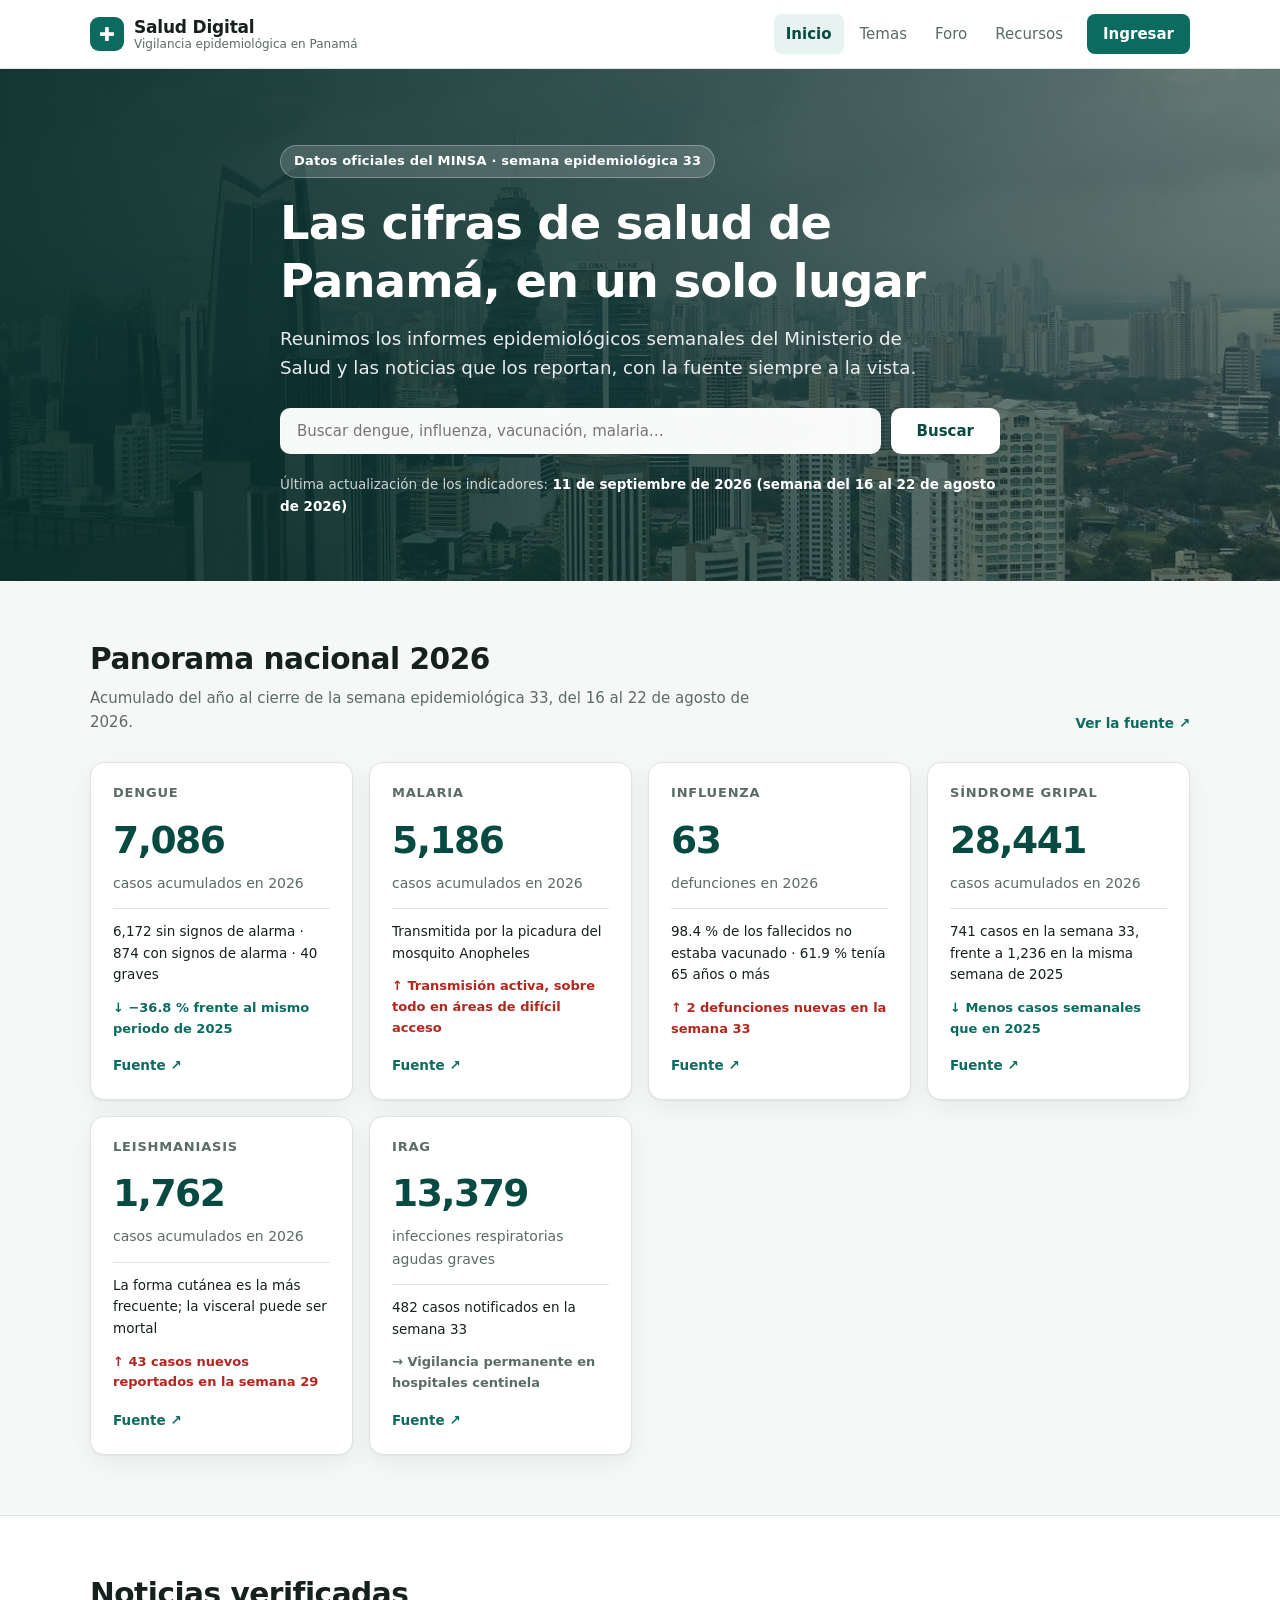
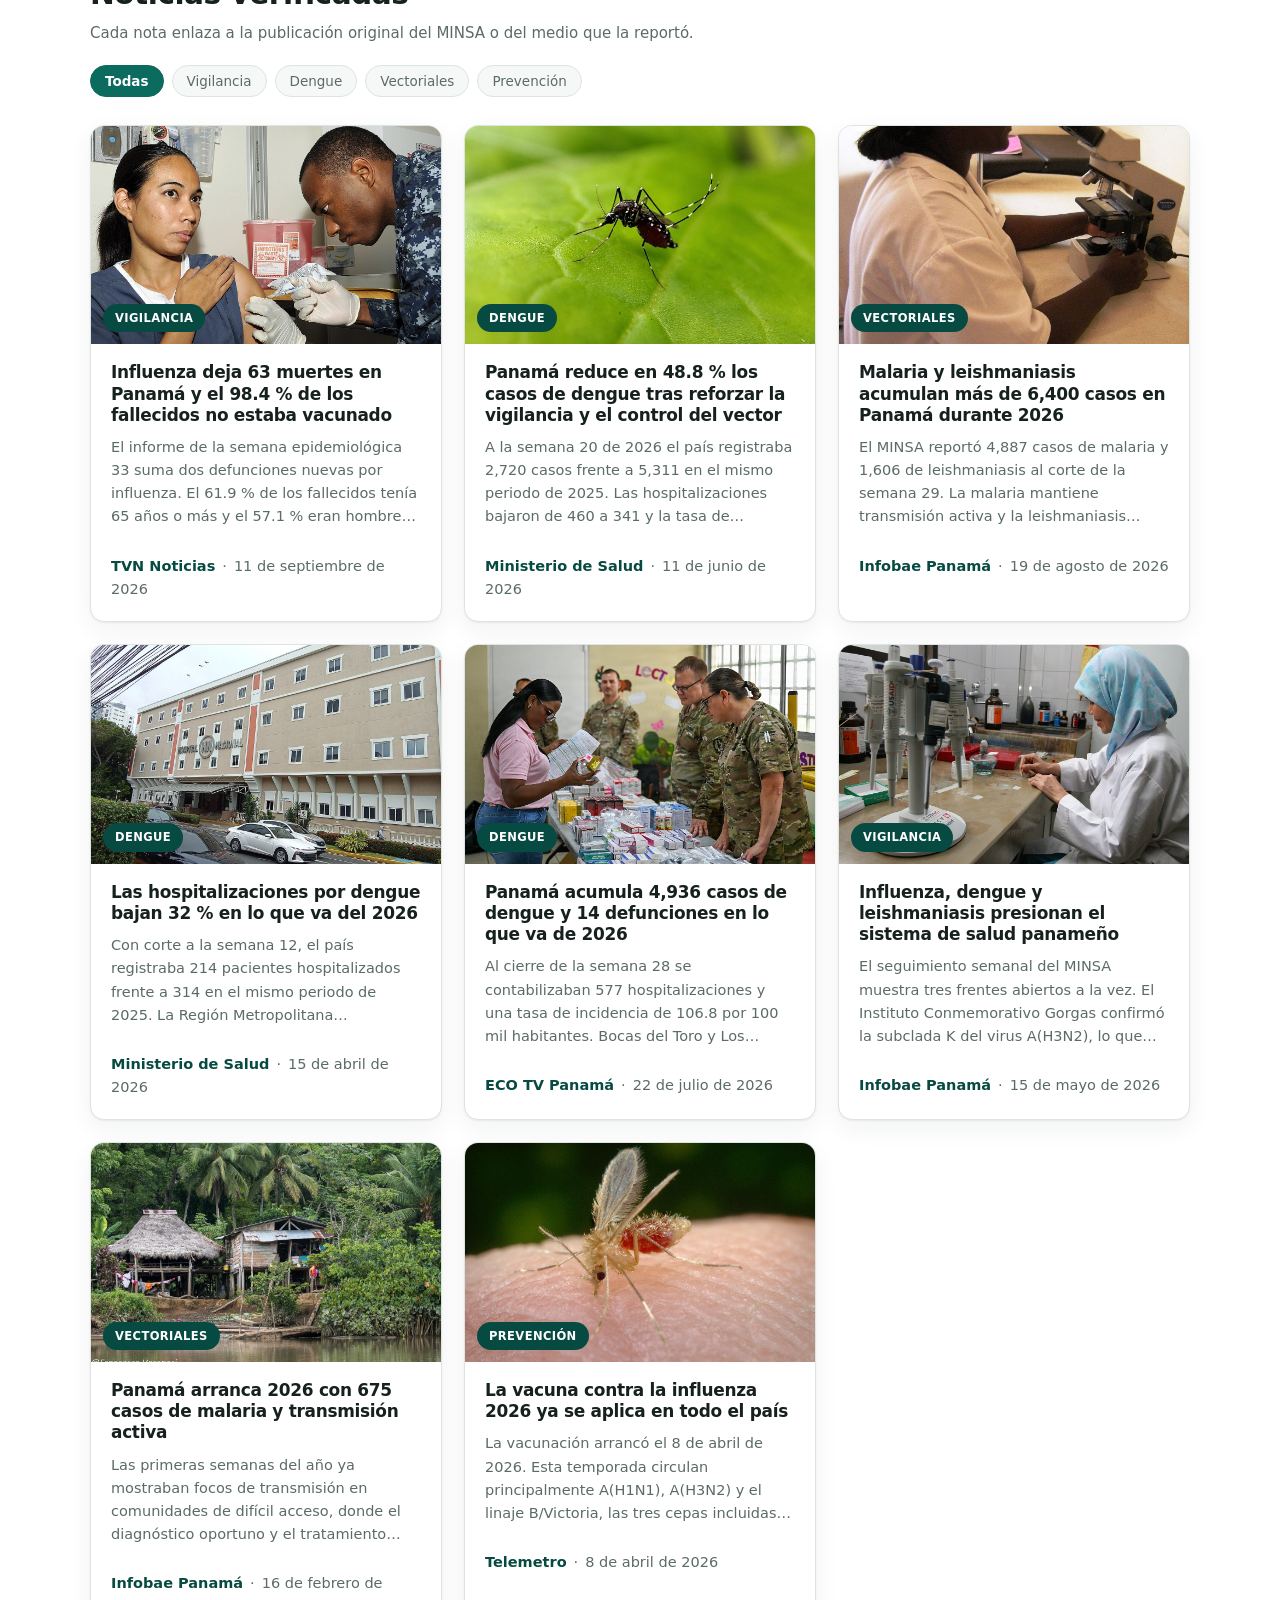
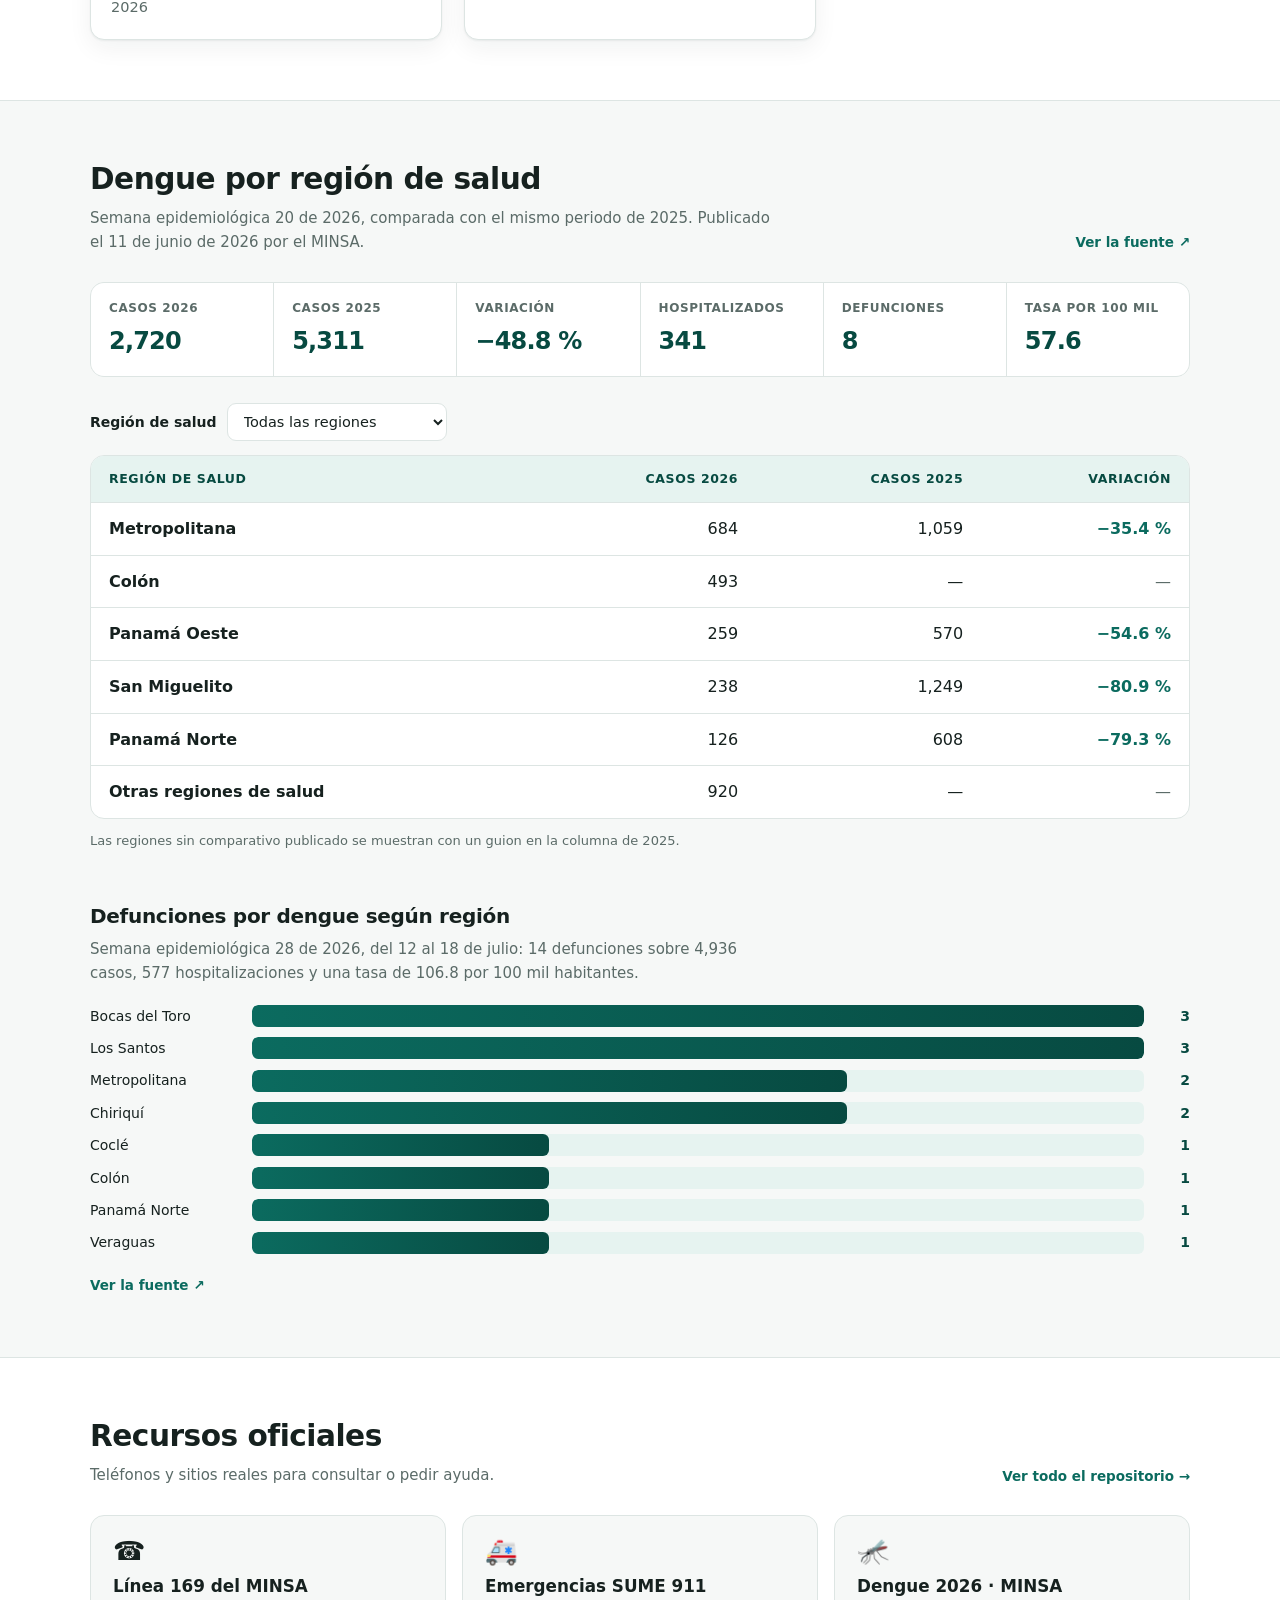
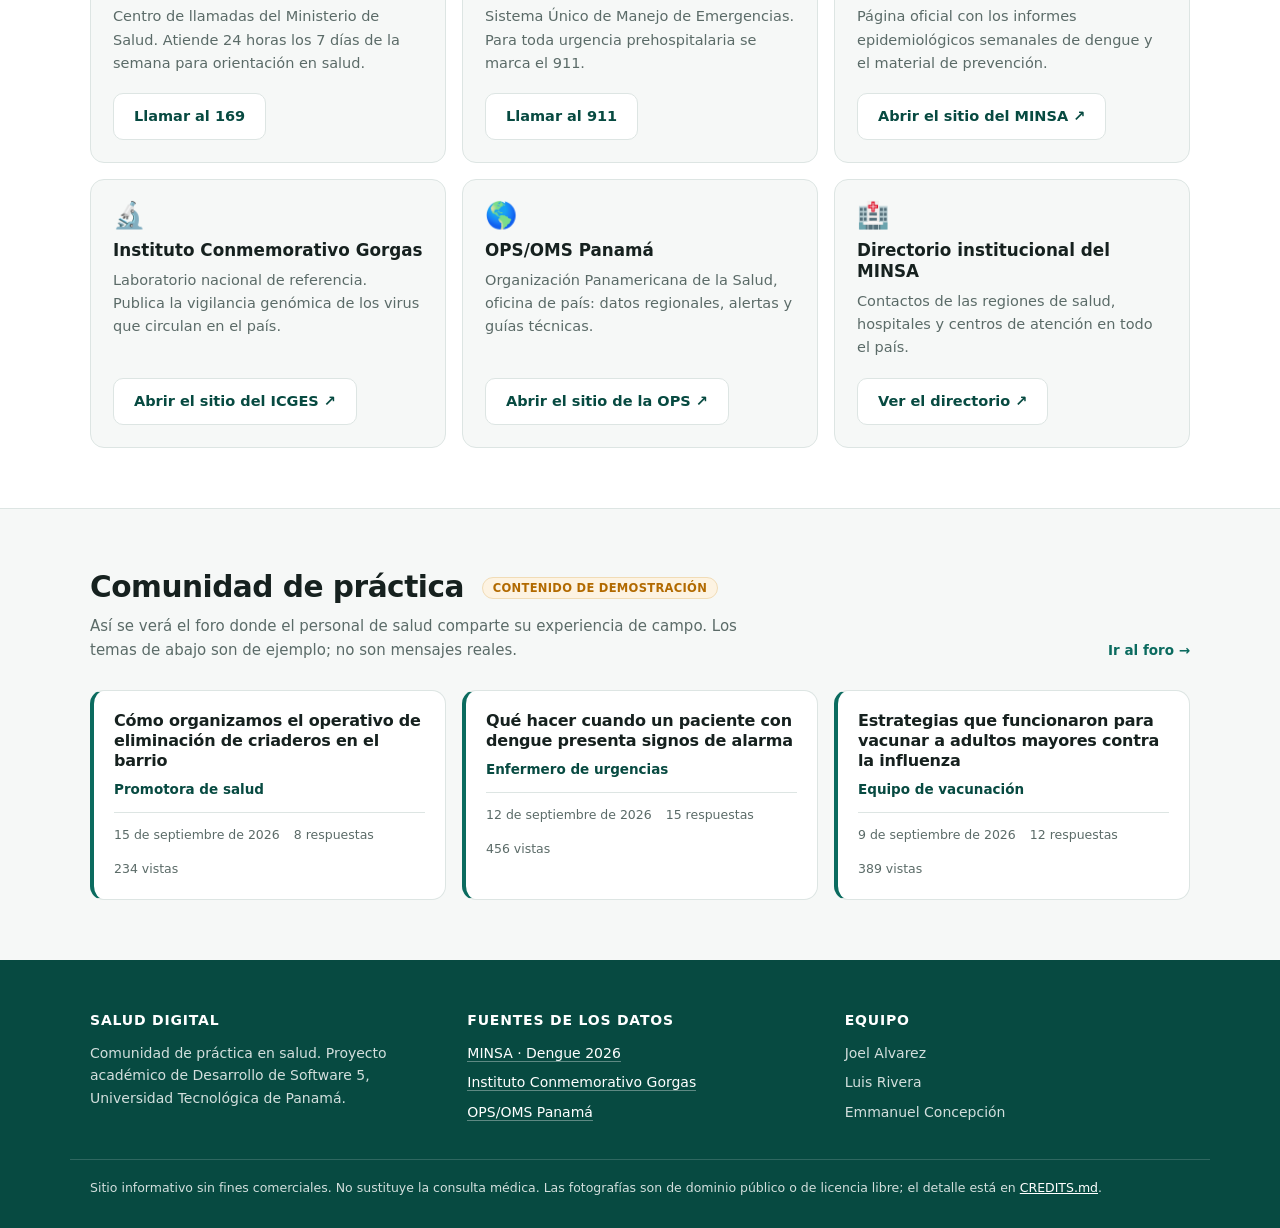
<file: index.html>
<!DOCTYPE html>
<html lang="es">
<head>
    <meta charset="UTF-8">
    <meta name="viewport" content="width=device-width, initial-scale=1.0">
    <title>Salud Digital · Vigilancia epidemiológica en Panamá</title>
    <meta name="description" content="Comunidad de práctica en salud: noticias verificadas y cifras epidemiológicas oficiales del MINSA sobre dengue, influenza, malaria y leishmaniasis en Panamá.">
    <meta name="theme-color" content="#0b6b5f">
    <link rel="icon" href="data:image/svg+xml,<svg xmlns='http://www.w3.org/2000/svg' viewBox='0 0 100 100'><rect width='100' height='100' rx='22' fill='%230b6b5f'/><path d='M42 20h16v22h22v16H58v22H42V58H20V42h22z' fill='%23fff'/></svg>">
    <link rel="stylesheet" href="css/styles.css">
    <link rel="stylesheet" href="css/inicio.css">
</head>
<body>
    <a href="#contenido" class="skip-link">Saltar al contenido</a>

    <!-- ===== ENCABEZADO ===== -->
    <header class="navbar" id="navbar">
        <div class="container navbar-inner">
            <a class="brand" href="index.html">
                <span class="brand-mark" aria-hidden="true">✚</span>
                <span class="brand-text">
                    <strong>Salud Digital</strong>
                    <small>Vigilancia epidemiológica en Panamá</small>
                </span>
            </a>

            <button class="nav-toggle" id="navToggle" aria-expanded="false" aria-controls="menu" aria-label="Abrir el menú">
                <span></span><span></span><span></span>
            </button>

            <nav class="menu" id="menu" aria-label="Navegación principal">
                <a href="index.html">Inicio</a>
                <a href="temas.html">Temas</a>
                <a href="foro.html">Foro</a>
                <a href="recursos.html">Recursos</a>
                <a href="login.html" class="menu-cuenta" data-cuenta>Ingresar</a>
            </nav>
        </div>
    </header>

    <main id="contenido">
        <!-- ===== PORTADA ===== -->
        <section class="hero" id="inicio">
            <div class="hero-media" aria-hidden="true"></div>
            <div class="container hero-content">
                <p class="hero-eyebrow" id="heroCorte">Datos oficiales del MINSA</p>
                <h1>Las cifras de salud de Panamá, en un solo lugar</h1>
                <p class="hero-lead">
                    Reunimos los informes epidemiológicos semanales del Ministerio de Salud y las
                    noticias que los reportan, con la fuente siempre a la vista.
                </p>

                <form class="search-bar" id="searchForm" role="search">
                    <label class="sr-only" for="searchInput">Buscar en noticias y temas de la comunidad</label>
                    <input type="search" id="searchInput" placeholder="Buscar dengue, influenza, vacunación, malaria…" autocomplete="off">
                    <button type="submit">Buscar</button>
                </form>

                <p class="hero-note">
                    Última actualización de los indicadores:
                    <strong id="heroActualizado">—</strong>
                </p>
            </div>
        </section>

        <!-- ===== PANORAMA NACIONAL ===== -->
        <section class="section" id="panorama">
            <div class="container">
                <div class="section-head">
                    <div>
                        <h2>Panorama nacional 2026</h2>
                        <p class="section-sub" id="panoramaSub">Acumulado del año según el informe epidemiológico semanal.</p>
                    </div>
                    <a class="link-fuente" id="panoramaFuente" href="#" target="_blank" rel="noopener">Ver la fuente ↗</a>
                </div>

                <div class="indicadores-grid" id="indicadoresGrid"></div>
            </div>
        </section>

        <!-- ===== NOTICIAS ===== -->
        <section class="section section-alt" id="noticias">
            <div class="container">
                <div class="section-head">
                    <div>
                        <h2>Noticias verificadas</h2>
                        <p class="section-sub">Cada nota enlaza a la publicación original del MINSA o del medio que la reportó.</p>
                    </div>
                    <div class="filtros-categoria" id="filtrosCategoria" role="group" aria-label="Filtrar noticias por tema"></div>
                </div>

                <div id="noticiasGrid" class="noticias-grid"></div>
                <p class="vacio" id="noticiasVacio" hidden>No hay noticias que coincidan con ese filtro.</p>
            </div>
        </section>

        <!-- ===== ESTADÍSTICAS ===== -->
        <section class="section" id="estadisticas">
            <div class="container">
                <div class="section-head">
                    <div>
                        <h2>Dengue por región de salud</h2>
                        <p class="section-sub" id="regionalCorte">—</p>
                    </div>
                    <a class="link-fuente" id="regionalFuente" href="#" target="_blank" rel="noopener">Ver la fuente ↗</a>
                </div>

                <div class="resumen-nacional" id="resumenNacional"></div>

                <div class="tabla-controles">
                    <label for="regionSelect">Región de salud</label>
                    <select id="regionSelect"></select>
                </div>

                <div class="tabla-wrap">
                    <table class="tabla">
                        <caption class="sr-only">Casos de dengue por región de salud, 2026 frente a 2025</caption>
                        <thead>
                            <tr>
                                <th scope="col">Región de salud</th>
                                <th scope="col" class="num">Casos 2026</th>
                                <th scope="col" class="num">Casos 2025</th>
                                <th scope="col" class="num">Variación</th>
                            </tr>
                        </thead>
                        <tbody id="regionalBody"></tbody>
                    </table>
                </div>
                <p class="nota-tabla">Las regiones sin comparativo publicado se muestran con un guion en la columna de 2025.</p>

                <h3 class="subtitulo">Defunciones por dengue según región</h3>
                <p class="section-sub" id="defuncionesCorte">—</p>
                <div class="barras" id="defuncionesBarras"></div>
                <a class="link-fuente" id="defuncionesFuente" href="#" target="_blank" rel="noopener">Ver la fuente ↗</a>
            </div>
        </section>

        <!-- ===== RECURSOS ===== -->
        <section class="section section-alt" id="recursos">
            <div class="container">
                <div class="section-head">
                    <div>
                        <h2>Recursos oficiales</h2>
                        <p class="section-sub">Teléfonos y sitios reales para consultar o pedir ayuda.</p>
                    </div>
                    <a class="link-fuente" href="recursos.html">Ver todo el repositorio →</a>
                </div>
                <div class="recursos-grid" id="recursosGrid"></div>
            </div>
        </section>

        <!-- ===== COMUNIDAD ===== -->
        <section class="section" id="foro">
            <div class="container">
                <div class="section-head">
                    <div>
                        <h2>Comunidad de práctica <span class="badge-demo">contenido de demostración</span></h2>
                        <p class="section-sub">
                            Así se verá el foro donde el personal de salud comparte su experiencia de campo.
                            Los temas de abajo son de ejemplo; no son mensajes reales.
                        </p>
                    </div>
                    <a class="link-fuente" href="foro.html">Ir al foro →</a>
                </div>
                <div id="temasGrid" class="temas-grid"></div>
            </div>
        </section>
    </main>

    <!-- ===== PIE ===== -->
    <footer class="footer">
        <div class="container footer-inner">
            <div class="footer-col">
                <h3>Salud Digital</h3>
                <p>Comunidad de práctica en salud. Proyecto académico de Desarrollo de Software 5, Universidad Tecnológica de Panamá.</p>
            </div>
            <div class="footer-col">
                <h3>Fuentes de los datos</h3>
                <ul>
                    <li><a href="https://www.minsa.gob.pa/informacion-salud/dengue-2026" target="_blank" rel="noopener">MINSA · Dengue 2026</a></li>
                    <li><a href="https://www.gorgas.gob.pa/" target="_blank" rel="noopener">Instituto Conmemorativo Gorgas</a></li>
                    <li><a href="https://www.paho.org/es/panama" target="_blank" rel="noopener">OPS/OMS Panamá</a></li>
                </ul>
            </div>
            <div class="footer-col">
                <h3>Equipo</h3>
                <ul>
                    <li>Joel Alvarez</li>
                    <li>Luis Rivera</li>
                    <li>Emmanuel Concepción</li>
                </ul>
            </div>
        </div>
        <div class="container footer-legal">
            <p>
                Sitio informativo sin fines comerciales. No sustituye la consulta médica.
                Las fotografías son de dominio público o de licencia libre; el detalle está en
                <a href="CREDITS.md">CREDITS.md</a>.
            </p>
        </div>
    </footer>

    <!-- ===== MODAL DE NOTICIA ===== -->
    <div class="modal" id="modal" hidden>
        <div class="modal-backdrop" data-cerrar></div>
        <div class="modal-card" role="dialog" aria-modal="true" aria-labelledby="modalTitulo">
            <button class="modal-cerrar" data-cerrar aria-label="Cerrar">×</button>
            <img id="modalImagen" alt="">
            <p class="modal-credito" id="modalCredito"></p>
            <div class="modal-cuerpo">
                <span class="chip" id="modalCategoria"></span>
                <h2 id="modalTitulo"></h2>
                <p class="modal-meta" id="modalMeta"></p>
                <p id="modalResumen"></p>
                <a class="btn-primary" id="modalEnlace" href="#" target="_blank" rel="noopener">Leer la publicación original ↗</a>
            </div>
        </div>
    </div>

    <script src="js/data.js"></script>
    <script src="js/comun.js"></script>
    <script src="js/main.js"></script>
</body>
</html>
</file>
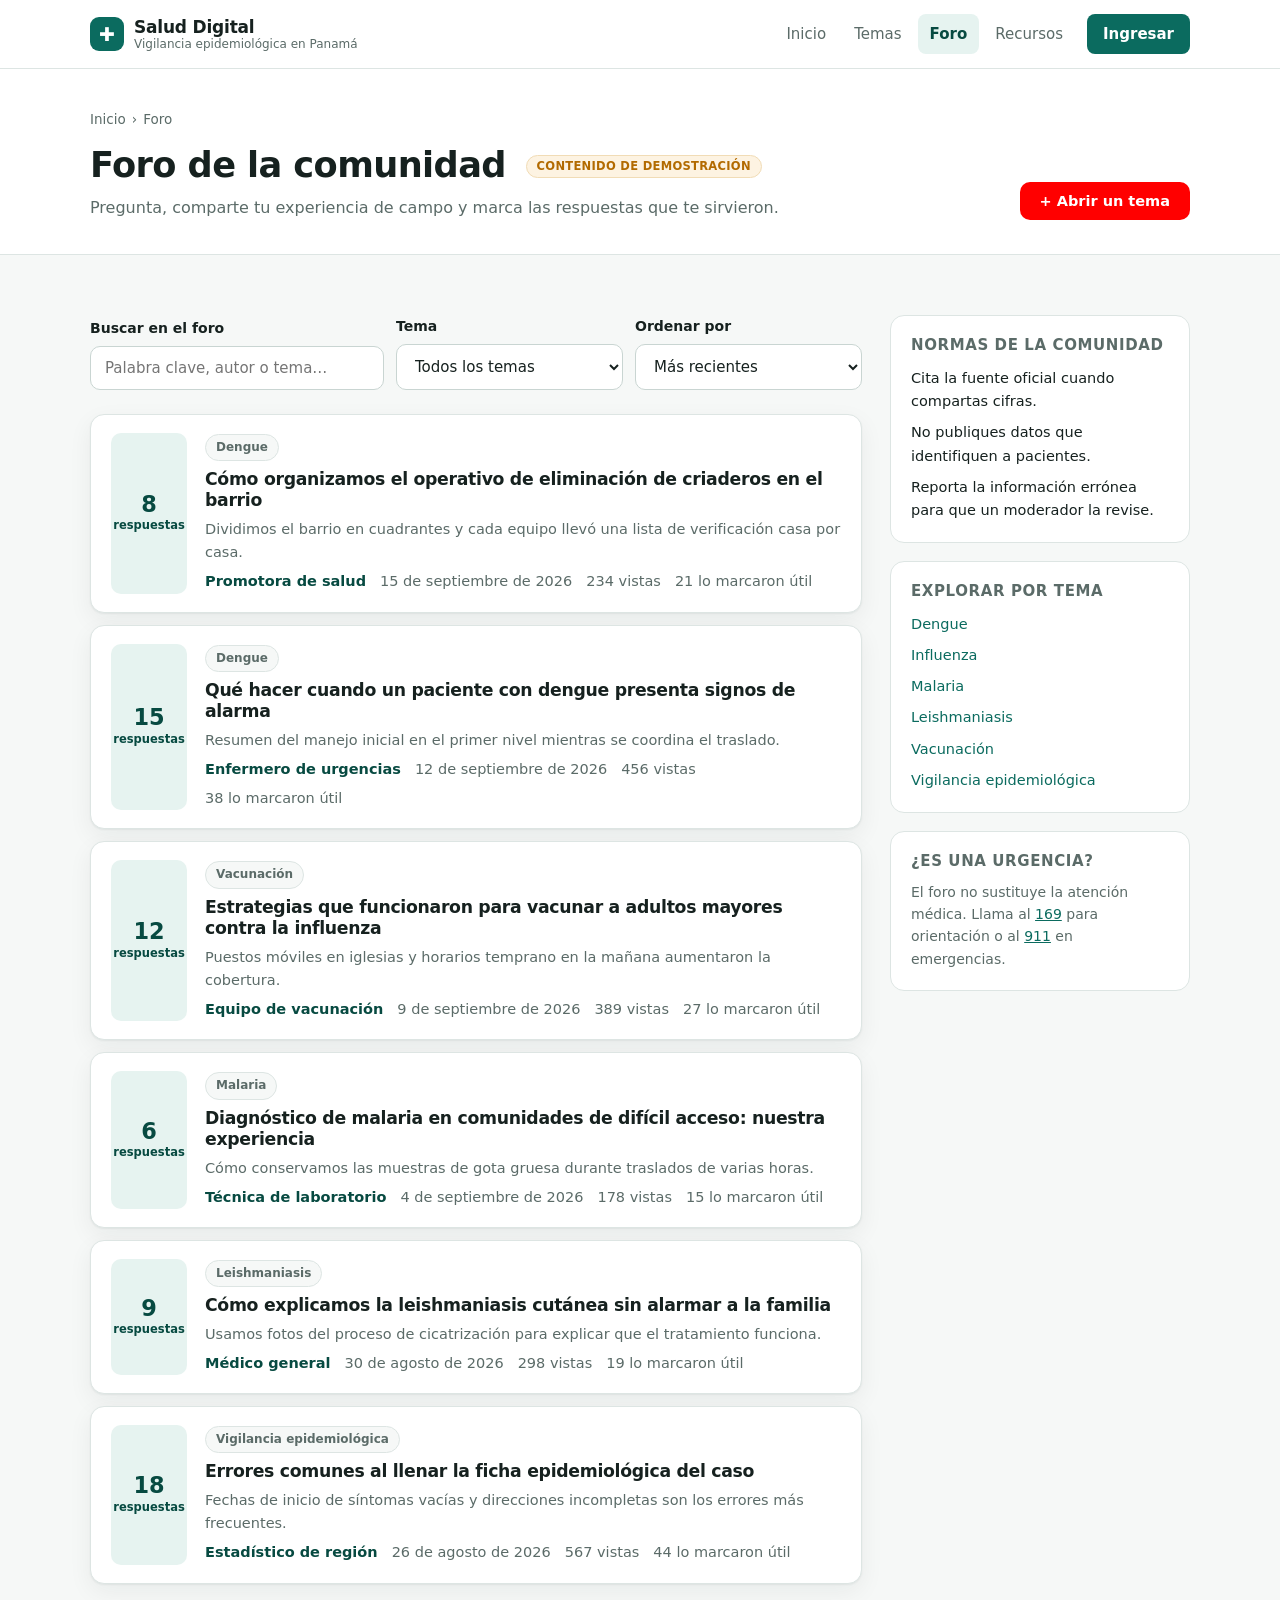
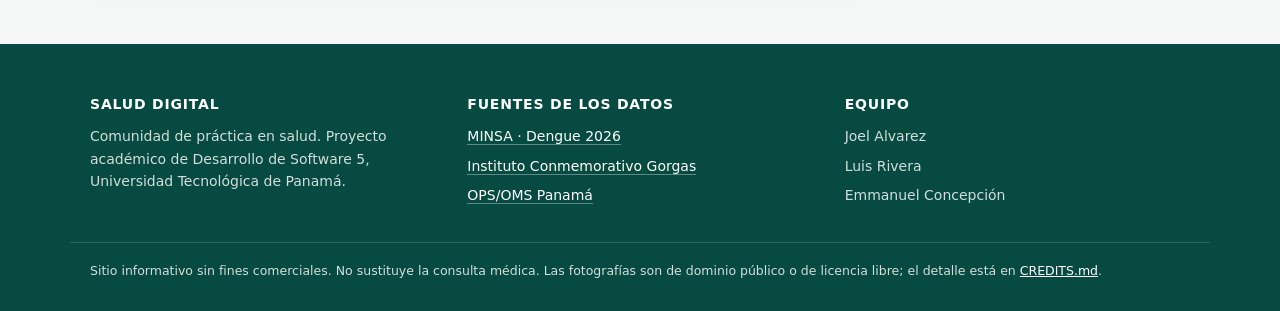
<file: foro.html>
<!DOCTYPE html>
<html lang="es">
<head>
    <meta charset="UTF-8">
    <meta name="viewport" content="width=device-width, initial-scale=1.0">
    <title>Foro · Salud Digital</title>
    <meta name="description" content="Foro de la comunidad de práctica en salud: preguntas y experiencias de campo.">
    <meta name="theme-color" content="#0b6b5f">
    <link rel="icon" href="data:image/svg+xml,<svg xmlns='http://www.w3.org/2000/svg' viewBox='0 0 100 100'><rect width='100' height='100' rx='22' fill='%230b6b5f'/><path d='M42 20h16v22h22v16H58v22H42V58H20V42h22z' fill='%23fff'/></svg>">
    <link rel="stylesheet" href="css/styles.css">
    <link rel="stylesheet" href="css/comunidad.css">
</head>
<body>
    <a href="#contenido" class="skip-link">Saltar al contenido</a>

    <!-- ===== ENCABEZADO ===== -->
    <header class="navbar" id="navbar">
        <div class="container navbar-inner">
            <a class="brand" href="index.html">
                <span class="brand-mark" aria-hidden="true">✚</span>
                <span class="brand-text">
                    <strong>Salud Digital</strong>
                    <small>Vigilancia epidemiológica en Panamá</small>
                </span>
            </a>

            <button class="nav-toggle" id="navToggle" aria-expanded="false" aria-controls="menu" aria-label="Abrir el menú">
                <span></span><span></span><span></span>
            </button>

            <nav class="menu" id="menu" aria-label="Navegación principal">
                <a href="index.html">Inicio</a>
                <a href="temas.html">Temas</a>
                <a href="foro.html">Foro</a>
                <a href="recursos.html">Recursos</a>
                <a href="login.html" class="menu-cuenta" data-cuenta>Ingresar</a>
            </nav>
        </div>
    </header>

    <main id="contenido">
        <section class="pagina-head">
            <div class="container">
                <p class="migas"><a href="index.html">Inicio</a><span aria-hidden="true">›</span><span aria-current="page">Foro</span></p>
                <div class="pagina-head-fila">
                    <div>
                        <h1>Foro de la comunidad <span class="badge-demo">contenido de demostración</span></h1>
                        <p class="section-sub">Pregunta, comparte tu experiencia de campo y marca las respuestas que te sirvieron.</p>
                    </div>
                    <button type="button" class="btn-primary" id="btnNuevoTema" aria-expanded="false" aria-controls="panelNuevo">+ Abrir un tema</button>
                </div>
            </div>
        </section>

        <section class="section">
            <div class="container dos-columnas">
                <div>
                    <div class="panel-nuevo" id="panelNuevo" hidden>
                        <h2>Abrir un tema nuevo</h2>
                        <form class="form" id="formTema" novalidate>
                            <div class="campo">
                                <label for="temaTitulo">Título</label>
                                <input type="text" id="temaTitulo" name="titulo" maxlength="120" placeholder="Resume tu pregunta o experiencia en una frase" required>
                                <p class="campo-error" aria-live="polite"></p>
                            </div>
                            <div class="campo">
                                <label for="temaCategoria">Tema</label>
                                <select id="temaCategoria" name="categoria" required></select>
                                <p class="campo-error" aria-live="polite"></p>
                            </div>
                            <div class="campo">
                                <label for="temaContenido">Contenido</label>
                                <textarea id="temaContenido" name="contenido" placeholder="Describe el caso, lo que hiciste y lo que aprendiste." required></textarea>
                                <p class="campo-error" aria-live="polite"></p>
                            </div>
                            <p class="aviso" id="temaAviso" role="status" hidden></p>
                            <div class="fila-entre">
                                <button type="button" class="btn-secondary" id="btnCancelarTema">Cancelar</button>
                                <button type="submit" class="btn-primary">Publicar tema</button>
                            </div>
                        </form>
                    </div>

                    <form class="herramientas" id="filtrosForo" role="search">
                        <div class="campo campo-buscar">
                            <label for="foroBuscar">Buscar en el foro</label>
                            <input type="search" id="foroBuscar" placeholder="Palabra clave, autor o tema…">
                        </div>
                        <div class="campo">
                            <label for="foroTema">Tema</label>
                            <select id="foroTema"></select>
                        </div>
                        <div class="campo">
                            <label for="foroOrden">Ordenar por</label>
                            <select id="foroOrden">
                                <option value="recientes">Más recientes</option>
                                <option value="respuestas">Más respondidos</option>
                                <option value="util">Más útiles</option>
                            </select>
                        </div>
                    </form>

                    <div class="foro-lista" id="foroLista"></div>
                    <p class="vacio" id="foroVacio" hidden>No hay temas que coincidan con la búsqueda.</p>
                </div>

                <aside class="lateral">
                    <div class="caja">
                        <h2>Normas de la comunidad</h2>
                        <ul>
                            <li>Cita la fuente oficial cuando compartas cifras.</li>
                            <li>No publiques datos que identifiquen a pacientes.</li>
                            <li>Reporta la información errónea para que un moderador la revise.</li>
                        </ul>
                    </div>
                    <div class="caja">
                        <h2>Explorar por tema</h2>
                        <ul id="foroTemasLateral"></ul>
                    </div>
                    <div class="caja">
                        <h2>¿Es una urgencia?</h2>
                        <p>El foro no sustituye la atención médica. Llama al <a href="tel:169">169</a> para orientación o al <a href="tel:911">911</a> en emergencias.</p>
                    </div>
                </aside>
            </div>
        </section>
    </main>

    <!-- ===== MODAL DEL EXAMEN ===== -->
    <div class="modal" id="modalExamen" hidden>
        <div class="modal-backdrop" data-cerrar></div>
        <div class="modal-card" role="dialog" aria-modal="true" aria-labelledby="examenMensaje">
            <div class="modal-cuerpo">
                <p id="examenMensaje">Tuviste 100, ¡te ganaste un Yappy!</p>
                <button type="button" class="btn-primary" id="btnAceptarExamen" data-cerrar>Aceptar</button>
            </div>
        </div>
    </div>

    <!-- ===== PIE ===== -->
    <footer class="footer">
        <div class="container footer-inner">
            <div class="footer-col">
                <h3>Salud Digital</h3>
                <p>Comunidad de práctica en salud. Proyecto académico de Desarrollo de Software 5, Universidad Tecnológica de Panamá.</p>
            </div>
            <div class="footer-col">
                <h3>Fuentes de los datos</h3>
                <ul>
                    <li><a href="https://www.minsa.gob.pa/informacion-salud/dengue-2026" target="_blank" rel="noopener">MINSA · Dengue 2026</a></li>
                    <li><a href="https://www.gorgas.gob.pa/" target="_blank" rel="noopener">Instituto Conmemorativo Gorgas</a></li>
                    <li><a href="https://www.paho.org/es/panama" target="_blank" rel="noopener">OPS/OMS Panamá</a></li>
                </ul>
            </div>
            <div class="footer-col">
                <h3>Equipo</h3>
                <ul>
                    <li>Joel Alvarez</li>
                    <li>Luis Rivera</li>
                    <li>Emmanuel Concepción</li>
                </ul>
            </div>
        </div>
        <div class="container footer-legal">
            <p>
                Sitio informativo sin fines comerciales. No sustituye la consulta médica.
                Las fotografías son de dominio público o de licencia libre; el detalle está en
                <a href="CREDITS.md">CREDITS.md</a>.
            </p>
        </div>
    </footer>

    <script src="js/data.js"></script>
    <script src="js/comun.js"></script>
    <script src="js/foro.js"></script>
</body>
</html>
</file>
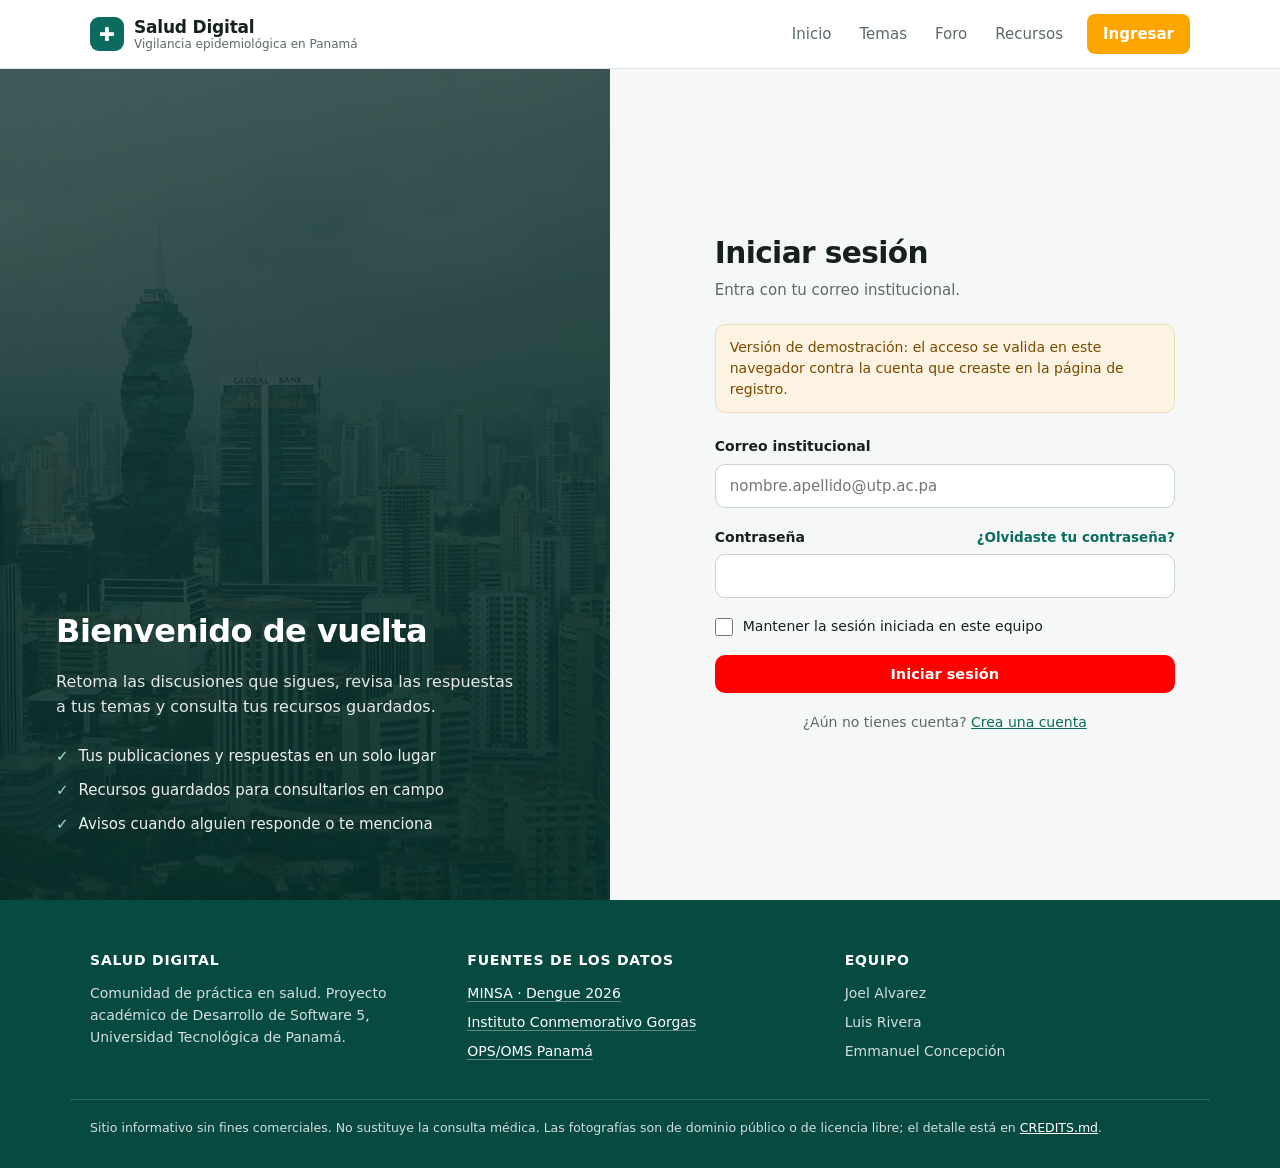
<file: login.html>
<!DOCTYPE html>
<html lang="es">
<head>
    <meta charset="UTF-8">
    <meta name="viewport" content="width=device-width, initial-scale=1.0">
    <title>Iniciar sesión · Salud Digital</title>
    <meta name="description" content="Inicia sesión en la comunidad de práctica en salud digital.">
    <meta name="theme-color" content="#0b6b5f">
    <link rel="icon" href="data:image/svg+xml,<svg xmlns='http://www.w3.org/2000/svg' viewBox='0 0 100 100'><rect width='100' height='100' rx='22' fill='%230b6b5f'/><path d='M42 20h16v22h22v16H58v22H42V58H20V42h22z' fill='%23fff'/></svg>">
    <link rel="stylesheet" href="css/styles.css">
    <link rel="stylesheet" href="css/acceso.css">
</head>
<body>
    <a href="#contenido" class="skip-link">Saltar al contenido</a>

    <!-- ===== ENCABEZADO ===== -->
    <header class="navbar" id="navbar">
        <div class="container navbar-inner">
            <a class="brand" href="index.html">
                <span class="brand-mark" aria-hidden="true">✚</span>
                <span class="brand-text">
                    <strong>Salud Digital</strong>
                    <small>Vigilancia epidemiológica en Panamá</small>
                </span>
            </a>

            <button class="nav-toggle" id="navToggle" aria-expanded="false" aria-controls="menu" aria-label="Abrir el menú">
                <span></span><span></span><span></span>
            </button>

            <nav class="menu" id="menu" aria-label="Navegación principal">
                <a href="index.html">Inicio</a>
                <a href="temas.html">Temas</a>
                <a href="foro.html">Foro</a>
                <a href="recursos.html">Recursos</a>
                <a href="login.html" class="menu-cuenta" data-cuenta>Ingresar</a>
            </nav>
        </div>
    </header>

    <main id="contenido" class="auth">
        <aside class="auth-panel">
            <h2>Bienvenido de vuelta</h2>
            <p>Retoma las discusiones que sigues, revisa las respuestas a tus temas y consulta tus recursos guardados.</p>
            <ul class="auth-lista">
                <li>Tus publicaciones y respuestas en un solo lugar</li>
                <li>Recursos guardados para consultarlos en campo</li>
                <li>Avisos cuando alguien responde o te menciona</li>
            </ul>
        </aside>

        <div class="auth-contenido">
            <div class="auth-card">
                <div>
                    <h1>Iniciar sesión</h1>
                    <p class="section-sub">Entra con tu correo institucional.</p>
                </div>

                <p class="aviso aviso-demo">
                    Versión de demostración: el acceso se valida en este navegador contra la cuenta
                    que creaste en la página de registro.
                </p>

                <form class="form" id="formLogin" novalidate>
                    <div class="campo">
                        <label for="logCorreo">Correo institucional</label>
                        <input type="email" id="logCorreo" name="correo" autocomplete="email" placeholder="nombre.apellido@utp.ac.pa" required>
                        <p class="campo-error" aria-live="polite"></p>
                    </div>

                    <div class="campo">
                        <div class="fila-entre">
                            <label for="logClave">Contraseña</label>
                            <a class="enlace-derecha" href="#" id="olvideClave">¿Olvidaste tu contraseña?</a>
                        </div>
                        <input type="password" id="logClave" name="clave" autocomplete="current-password" required>
                        <p class="campo-error" aria-live="polite"></p>
                    </div>

                    <label class="check" for="logRecordar">
                        <input type="checkbox" id="logRecordar" name="recordar">
                        <span>Mantener la sesión iniciada en este equipo</span>
                    </label>

                    <p class="aviso" id="logAviso" role="status" hidden></p>

                    <button type="submit" class="btn-primary btn-bloque">Iniciar sesión</button>
                    <p class="form-pie">¿Aún no tienes cuenta? <a href="registro.html">Crea una cuenta</a></p>
                </form>
            </div>
        </div>
    </main>

    <!-- ===== PIE ===== -->
    <footer class="footer">
        <div class="container footer-inner">
            <div class="footer-col">
                <h3>Salud Digital</h3>
                <p>Comunidad de práctica en salud. Proyecto académico de Desarrollo de Software 5, Universidad Tecnológica de Panamá.</p>
            </div>
            <div class="footer-col">
                <h3>Fuentes de los datos</h3>
                <ul>
                    <li><a href="https://www.minsa.gob.pa/informacion-salud/dengue-2026" target="_blank" rel="noopener">MINSA · Dengue 2026</a></li>
                    <li><a href="https://www.gorgas.gob.pa/" target="_blank" rel="noopener">Instituto Conmemorativo Gorgas</a></li>
                    <li><a href="https://www.paho.org/es/panama" target="_blank" rel="noopener">OPS/OMS Panamá</a></li>
                </ul>
            </div>
            <div class="footer-col">
                <h3>Equipo</h3>
                <ul>
                    <li>Joel Alvarez</li>
                    <li>Luis Rivera</li>
                    <li>Emmanuel Concepción</li>
                </ul>
            </div>
        </div>
        <div class="container footer-legal">
            <p>
                Sitio informativo sin fines comerciales. No sustituye la consulta médica.
                Las fotografías son de dominio público o de licencia libre; el detalle está en
                <a href="CREDITS.md">CREDITS.md</a>.
            </p>
        </div>
    </footer>

    <script src="js/data.js"></script>
    <script src="js/comun.js"></script>
    <script src="js/acceso.js"></script>
</body>
</html>
</file>
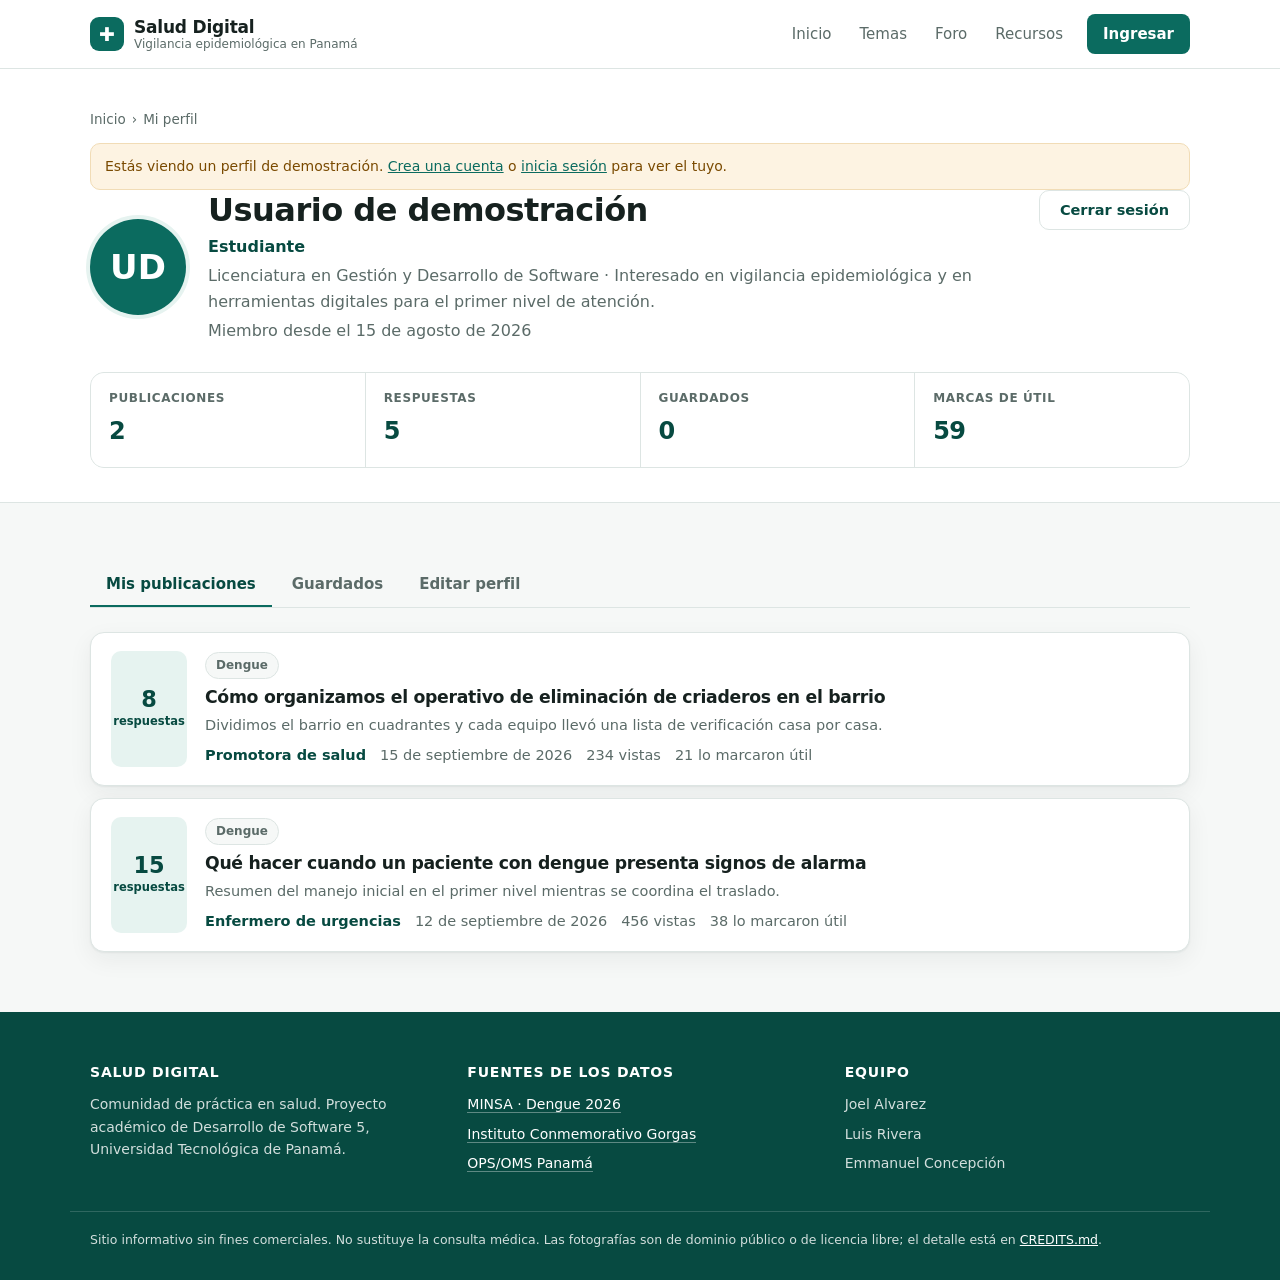
<file: perfil.html>
<!DOCTYPE html>
<html lang="es">
<head>
    <meta charset="UTF-8">
    <meta name="viewport" content="width=device-width, initial-scale=1.0">
    <title>Mi perfil · Salud Digital</title>
    <meta name="description" content="Perfil del miembro de la comunidad de práctica en salud.">
    <meta name="theme-color" content="#0b6b5f">
    <link rel="icon" href="data:image/svg+xml,<svg xmlns='http://www.w3.org/2000/svg' viewBox='0 0 100 100'><rect width='100' height='100' rx='22' fill='%230b6b5f'/><path d='M42 20h16v22h22v16H58v22H42V58H20V42h22z' fill='%23fff'/></svg>">
    <link rel="stylesheet" href="css/styles.css">
    <link rel="stylesheet" href="css/comunidad.css">
    <link rel="stylesheet" href="css/perfil.css">
</head>
<body>
    <a href="#contenido" class="skip-link">Saltar al contenido</a>

    <!-- ===== ENCABEZADO ===== -->
    <header class="navbar" id="navbar">
        <div class="container navbar-inner">
            <a class="brand" href="index.html">
                <span class="brand-mark" aria-hidden="true">✚</span>
                <span class="brand-text">
                    <strong>Salud Digital</strong>
                    <small>Vigilancia epidemiológica en Panamá</small>
                </span>
            </a>

            <button class="nav-toggle" id="navToggle" aria-expanded="false" aria-controls="menu" aria-label="Abrir el menú">
                <span></span><span></span><span></span>
            </button>

            <nav class="menu" id="menu" aria-label="Navegación principal">
                <a href="index.html">Inicio</a>
                <a href="temas.html">Temas</a>
                <a href="foro.html">Foro</a>
                <a href="recursos.html">Recursos</a>
                <a href="login.html" class="menu-cuenta" data-cuenta>Ingresar</a>
            </nav>
        </div>
    </header>

    <main id="contenido">
        <section class="pagina-head">
            <div class="container">
                <p class="migas"><a href="index.html">Inicio</a><span aria-hidden="true">›</span><span aria-current="page">Mi perfil</span></p>
                <p class="aviso aviso-demo" id="perfilDemo" hidden>
                    Estás viendo un perfil de demostración. <a href="registro.html">Crea una cuenta</a> o
                    <a href="login.html">inicia sesión</a> para ver el tuyo.
                </p>
                <div class="perfil-cabecera">
                    <div class="avatar-grande" id="perfilAvatar" aria-hidden="true"></div>
                    <div class="perfil-datos">
                        <h1 id="perfilNombre"></h1>
                        <p class="perfil-rol" id="perfilRol"></p>
                        <p id="perfilCarrera"></p>
                        <p id="perfilDesde"></p>
                    </div>
                    <button type="button" class="btn-secondary" id="btnCerrarSesion" hidden>Cerrar sesión</button>
                </div>
                <dl class="perfil-stats" id="perfilStats"></dl>
            </div>
        </section>

        <section class="section">
            <div class="container">
                <div class="tabs" role="tablist" aria-label="Secciones del perfil">
                    <button type="button" class="tab" role="tab" id="tabPublicaciones" aria-controls="panelPublicaciones" aria-selected="true">Mis publicaciones</button>
                    <button type="button" class="tab" role="tab" id="tabGuardados" aria-controls="panelGuardados" aria-selected="false" tabindex="-1">Guardados</button>
                    <button type="button" class="tab" role="tab" id="tabEditar" aria-controls="panelEditar" aria-selected="false" tabindex="-1">Editar perfil</button>
                </div>

                <div role="tabpanel" id="panelPublicaciones" aria-labelledby="tabPublicaciones">
                    <div class="foro-lista" id="listaPublicaciones"></div>
                </div>

                <div role="tabpanel" id="panelGuardados" aria-labelledby="tabGuardados" hidden>
                    <div class="foro-lista" id="listaGuardados"></div>
                    <p class="vacio" id="guardadosVacio" hidden>Aún no guardas publicaciones. Usa el botón «Guardar» en cualquier tema del foro.</p>
                </div>

                <div role="tabpanel" id="panelEditar" aria-labelledby="tabEditar" hidden>
                    <div class="panel-form">
                        <form class="form" id="formPerfil" novalidate>
                            <div class="campo">
                                <label for="perNombre">Nombre completo</label>
                                <input type="text" id="perNombre" name="nombre" autocomplete="name" required>
                                <p class="campo-error" aria-live="polite"></p>
                            </div>
                            <div class="form-fila">
                                <div class="campo">
                                    <label for="perRol">Perfil</label>
                                    <select id="perRol" name="rol">
                                        <option>Estudiante</option>
                                        <option>Docente</option>
                                    </select>
                                </div>
                                <div class="campo">
                                    <label for="perCarrera">Carrera o especialidad</label>
                                    <select id="perCarrera" name="carrera"></select>
                                </div>
                            </div>
                            <div class="campo">
                                <label for="perDescripcion">Sobre mí</label>
                                <textarea id="perDescripcion" name="descripcion" maxlength="280" placeholder="Área de interés, lugar de práctica o experiencia."></textarea>
                                <p class="campo-ayuda">Hasta 280 caracteres.</p>
                            </div>
                            <p class="aviso" id="perAviso" role="status" hidden></p>
                            <button type="submit" class="btn-primary">Guardar cambios</button>
                        </form>
                    </div>
                </div>
            </div>
        </section>
    </main>

    <!-- ===== PIE ===== -->
    <footer class="footer">
        <div class="container footer-inner">
            <div class="footer-col">
                <h3>Salud Digital</h3>
                <p>Comunidad de práctica en salud. Proyecto académico de Desarrollo de Software 5, Universidad Tecnológica de Panamá.</p>
            </div>
            <div class="footer-col">
                <h3>Fuentes de los datos</h3>
                <ul>
                    <li><a href="https://www.minsa.gob.pa/informacion-salud/dengue-2026" target="_blank" rel="noopener">MINSA · Dengue 2026</a></li>
                    <li><a href="https://www.gorgas.gob.pa/" target="_blank" rel="noopener">Instituto Conmemorativo Gorgas</a></li>
                    <li><a href="https://www.paho.org/es/panama" target="_blank" rel="noopener">OPS/OMS Panamá</a></li>
                </ul>
            </div>
            <div class="footer-col">
                <h3>Equipo</h3>
                <ul>
                    <li>Joel Alvarez</li>
                    <li>Luis Rivera</li>
                    <li>Emmanuel Concepción</li>
                </ul>
            </div>
        </div>
        <div class="container footer-legal">
            <p>
                Sitio informativo sin fines comerciales. No sustituye la consulta médica.
                Las fotografías son de dominio público o de licencia libre; el detalle está en
                <a href="CREDITS.md">CREDITS.md</a>.
            </p>
        </div>
    </footer>

    <script src="js/data.js"></script>
    <script src="js/comun.js"></script>
    <script src="js/perfil.js"></script>
</body>
</html>
</file>
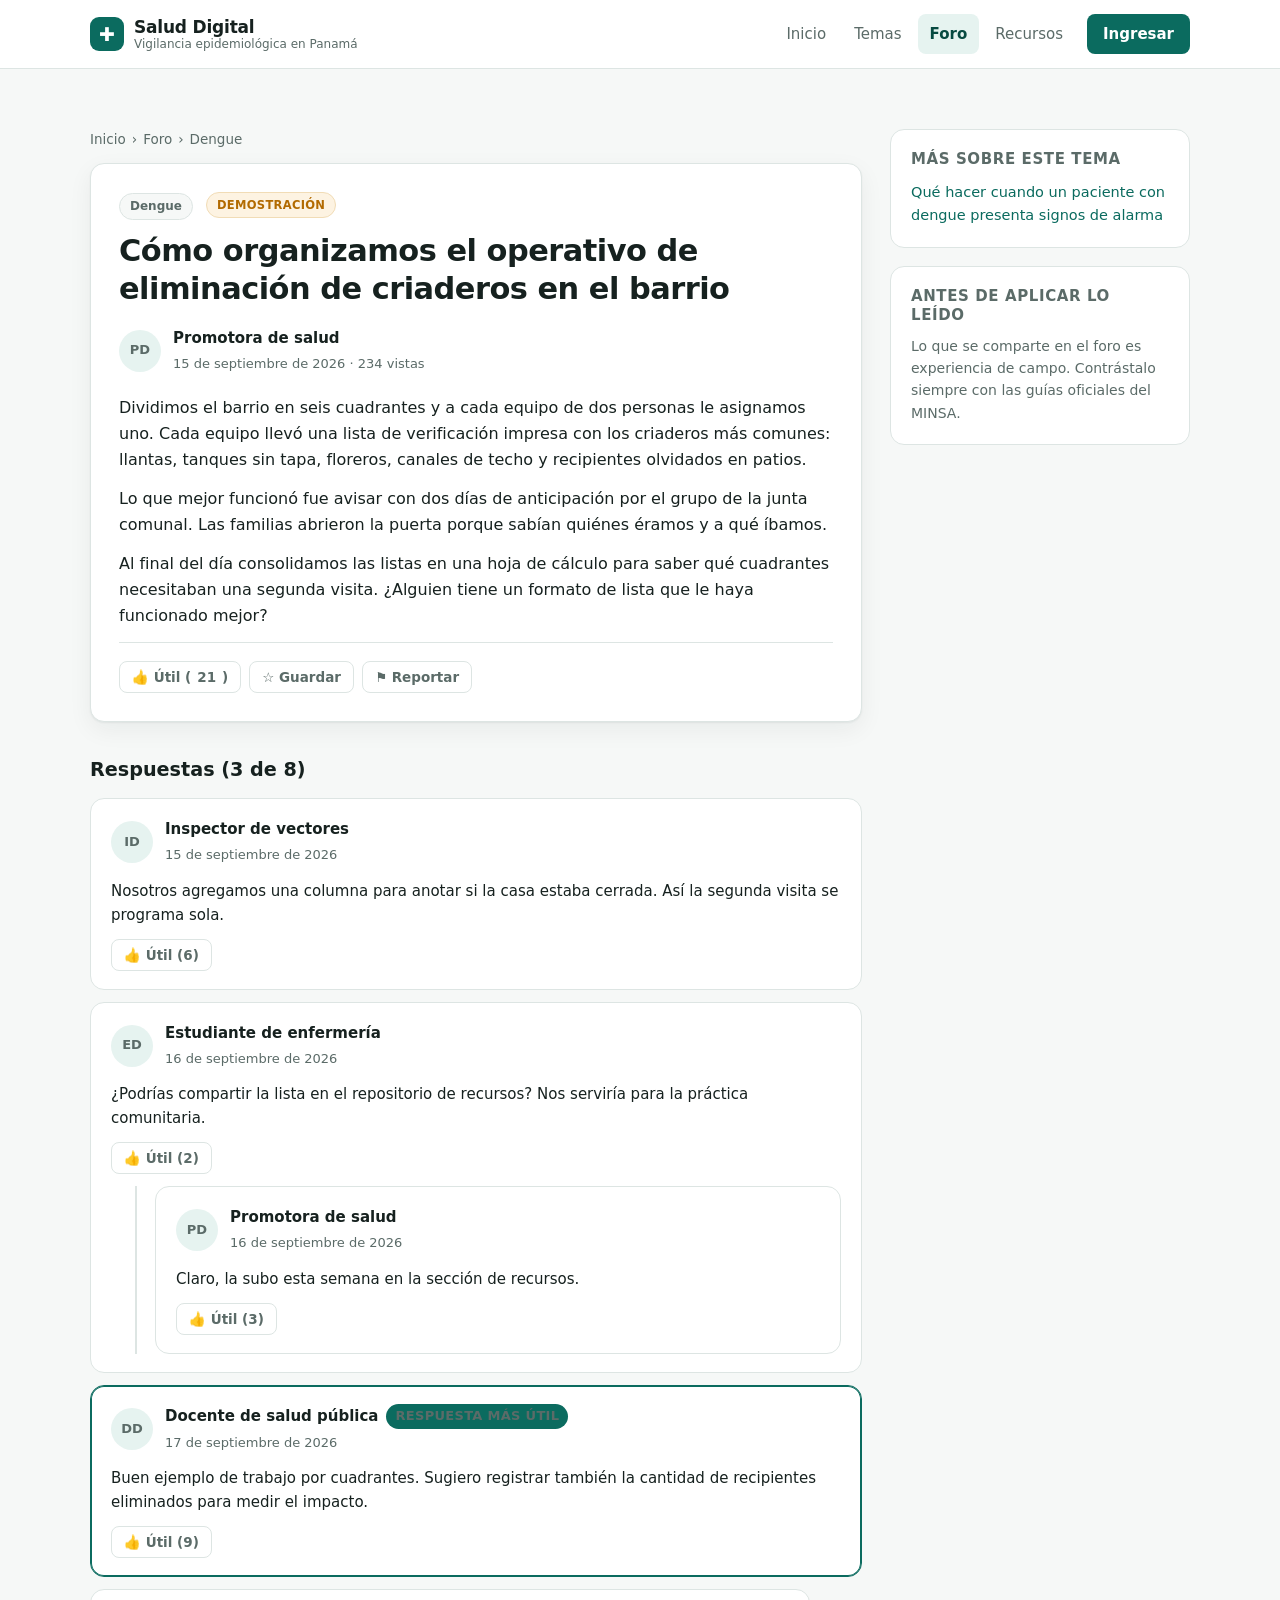
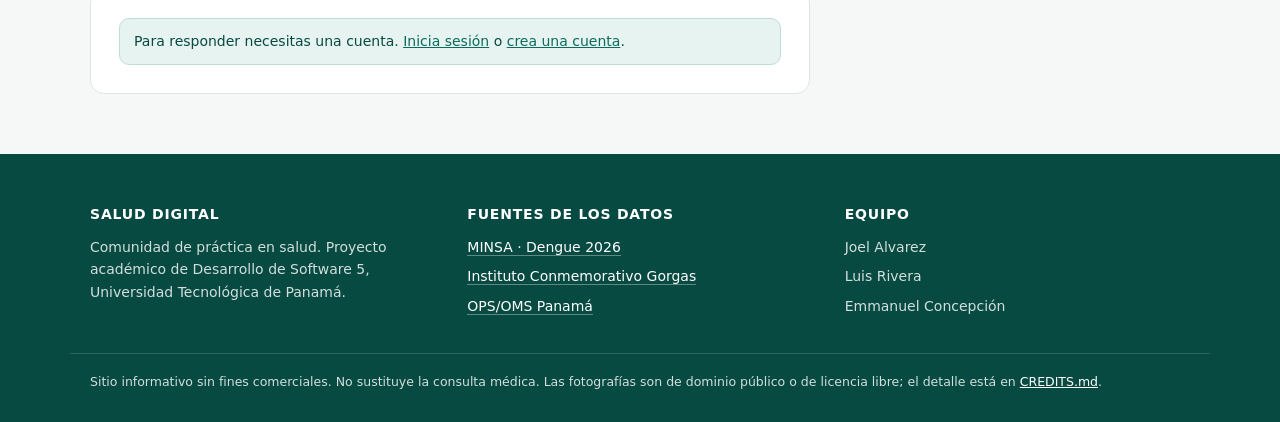
<file: publicacion.html>
<!DOCTYPE html>
<html lang="es">
<head>
    <meta charset="UTF-8">
    <meta name="viewport" content="width=device-width, initial-scale=1.0">
    <title>Publicación · Salud Digital</title>
    <meta name="description" content="Publicación del foro de la comunidad de práctica en salud.">
    <meta name="theme-color" content="#0b6b5f">
    <link rel="icon" href="data:image/svg+xml,<svg xmlns='http://www.w3.org/2000/svg' viewBox='0 0 100 100'><rect width='100' height='100' rx='22' fill='%230b6b5f'/><path d='M42 20h16v22h22v16H58v22H42V58H20V42h22z' fill='%23fff'/></svg>">
    <link rel="stylesheet" href="css/styles.css">
    <link rel="stylesheet" href="css/comunidad.css">
</head>
<body>
    <a href="#contenido" class="skip-link">Saltar al contenido</a>

    <!-- ===== ENCABEZADO ===== -->
    <header class="navbar" id="navbar">
        <div class="container navbar-inner">
            <a class="brand" href="index.html">
                <span class="brand-mark" aria-hidden="true">✚</span>
                <span class="brand-text">
                    <strong>Salud Digital</strong>
                    <small>Vigilancia epidemiológica en Panamá</small>
                </span>
            </a>

            <button class="nav-toggle" id="navToggle" aria-expanded="false" aria-controls="menu" aria-label="Abrir el menú">
                <span></span><span></span><span></span>
            </button>

            <nav class="menu" id="menu" aria-label="Navegación principal">
                <a href="index.html">Inicio</a>
                <a href="temas.html">Temas</a>
                <a href="foro.html">Foro</a>
                <a href="recursos.html">Recursos</a>
                <a href="login.html" class="menu-cuenta" data-cuenta>Ingresar</a>
            </nav>
        </div>
    </header>

    <main id="contenido">
        <section class="section">
            <div class="container dos-columnas">
                <div>
                    <p class="migas"><a href="index.html">Inicio</a><span aria-hidden="true">›</span><a href="foro.html">Foro</a><span aria-hidden="true">›</span><span aria-current="page" id="migaActual">Publicación</span></p>

                    <article class="post" id="post"></article>

                    <h2 class="respuestas-titulo" id="respuestasTitulo">Respuestas</h2>
                    <div id="respuestas"></div>

                    <div class="panel-form" id="responder">
                        <form class="form" id="formRespuesta" novalidate>
                            <div class="campo">
                                <label for="respTexto">Tu respuesta</label>
                                <textarea id="respTexto" name="texto" placeholder="Comparte lo que sabes sobre este caso. Cita la fuente si mencionas cifras." required></textarea>
                                <p class="campo-error" aria-live="polite"></p>
                            </div>
                            <p class="aviso" id="respAviso" role="status" hidden></p>
                            <div class="fila-entre">
                                <p class="campo-ayuda">Las respuestas de la demostración se muestran solo en este navegador.</p>
                                <button type="submit" class="btn-primary">Publicar respuesta</button>
                            </div>
                        </form>
                    </div>
                </div>

                <aside class="lateral">
                    <div class="caja">
                        <h2>Más sobre este tema</h2>
                        <ul id="relacionados"></ul>
                    </div>
                    <div class="caja">
                        <h2>Antes de aplicar lo leído</h2>
                        <p>Lo que se comparte en el foro es experiencia de campo. Contrástalo siempre con las guías oficiales del MINSA.</p>
                    </div>
                </aside>
            </div>
        </section>
    </main>

    <!-- ===== PIE ===== -->
    <footer class="footer">
        <div class="container footer-inner">
            <div class="footer-col">
                <h3>Salud Digital</h3>
                <p>Comunidad de práctica en salud. Proyecto académico de Desarrollo de Software 5, Universidad Tecnológica de Panamá.</p>
            </div>
            <div class="footer-col">
                <h3>Fuentes de los datos</h3>
                <ul>
                    <li><a href="https://www.minsa.gob.pa/informacion-salud/dengue-2026" target="_blank" rel="noopener">MINSA · Dengue 2026</a></li>
                    <li><a href="https://www.gorgas.gob.pa/" target="_blank" rel="noopener">Instituto Conmemorativo Gorgas</a></li>
                    <li><a href="https://www.paho.org/es/panama" target="_blank" rel="noopener">OPS/OMS Panamá</a></li>
                </ul>
            </div>
            <div class="footer-col">
                <h3>Equipo</h3>
                <ul>
                    <li>Joel Alvarez</li>
                    <li>Luis Rivera</li>
                    <li>Emmanuel Concepción</li>
                </ul>
            </div>
        </div>
        <div class="container footer-legal">
            <p>
                Sitio informativo sin fines comerciales. No sustituye la consulta médica.
                Las fotografías son de dominio público o de licencia libre; el detalle está en
                <a href="CREDITS.md">CREDITS.md</a>.
            </p>
        </div>
    </footer>

    <script src="js/data.js"></script>
    <script src="js/comun.js"></script>
    <script src="js/publicacion.js"></script>
</body>
</html>
</file>
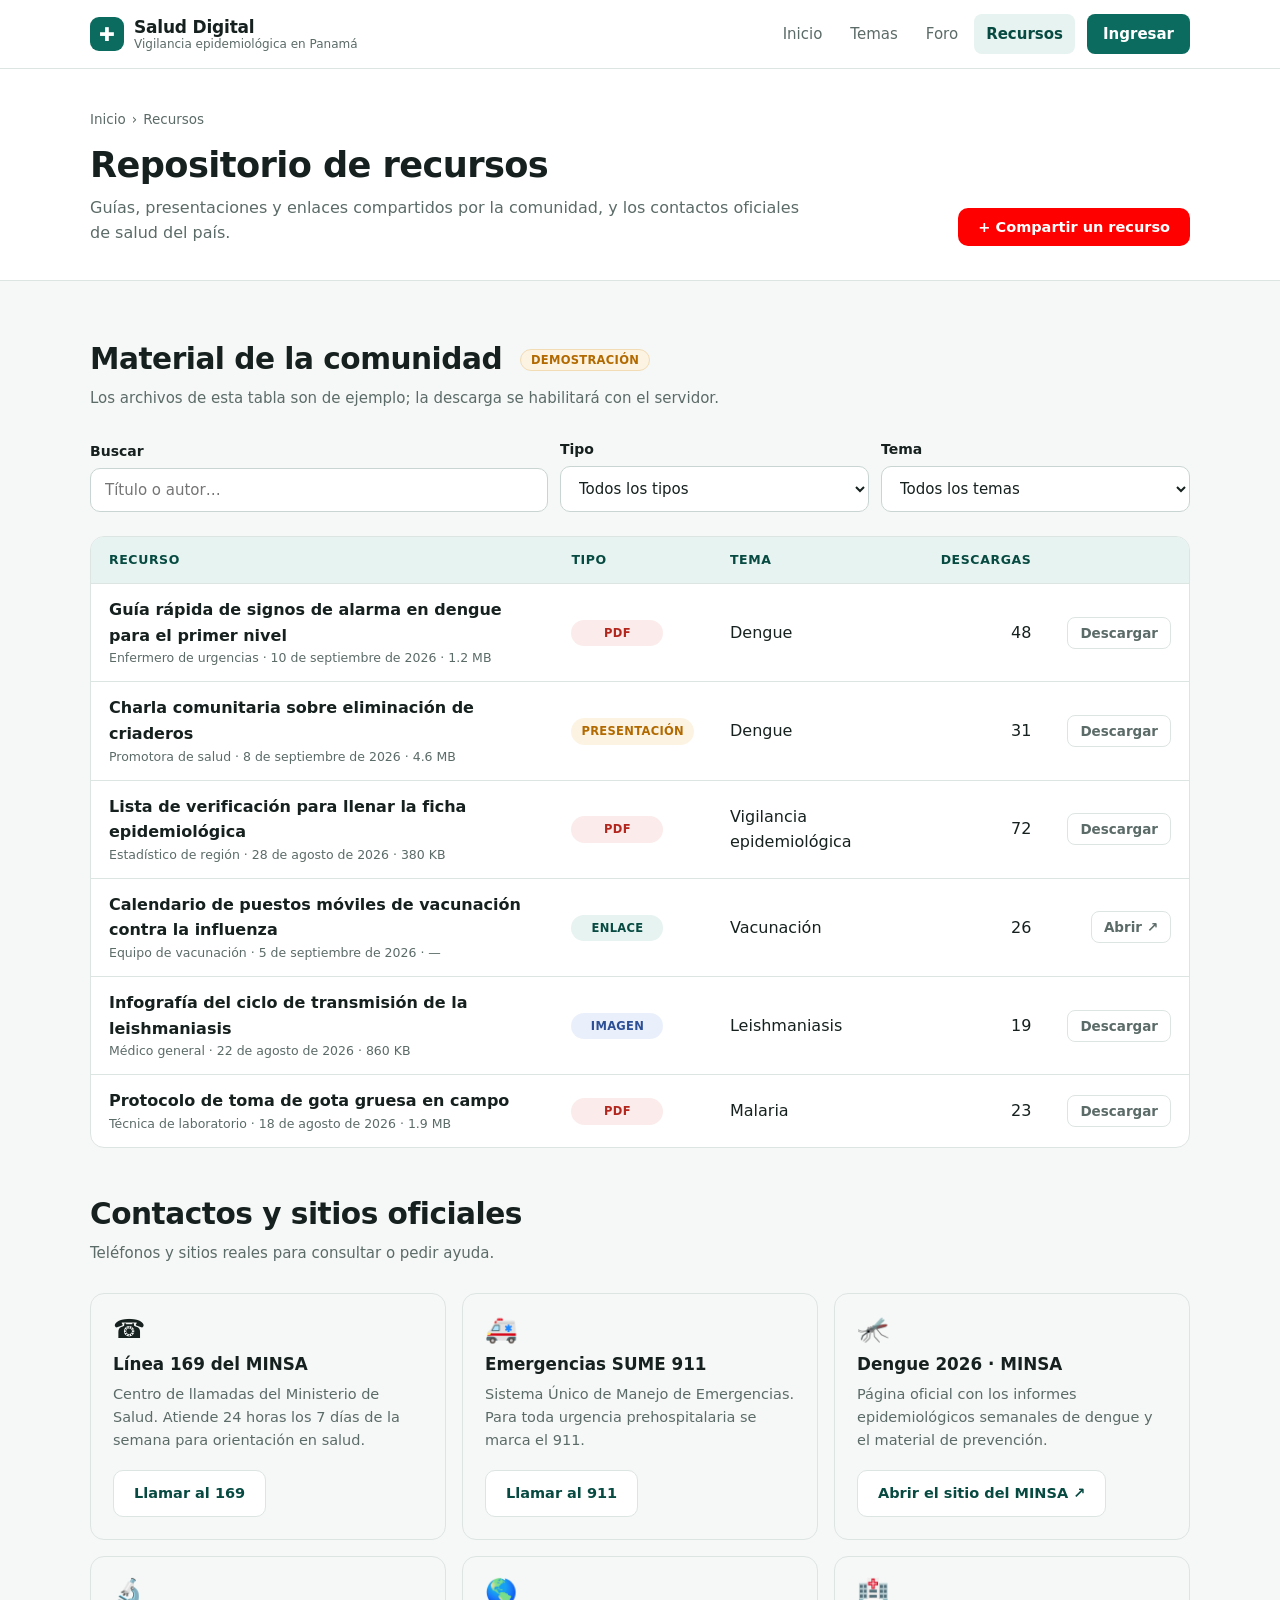
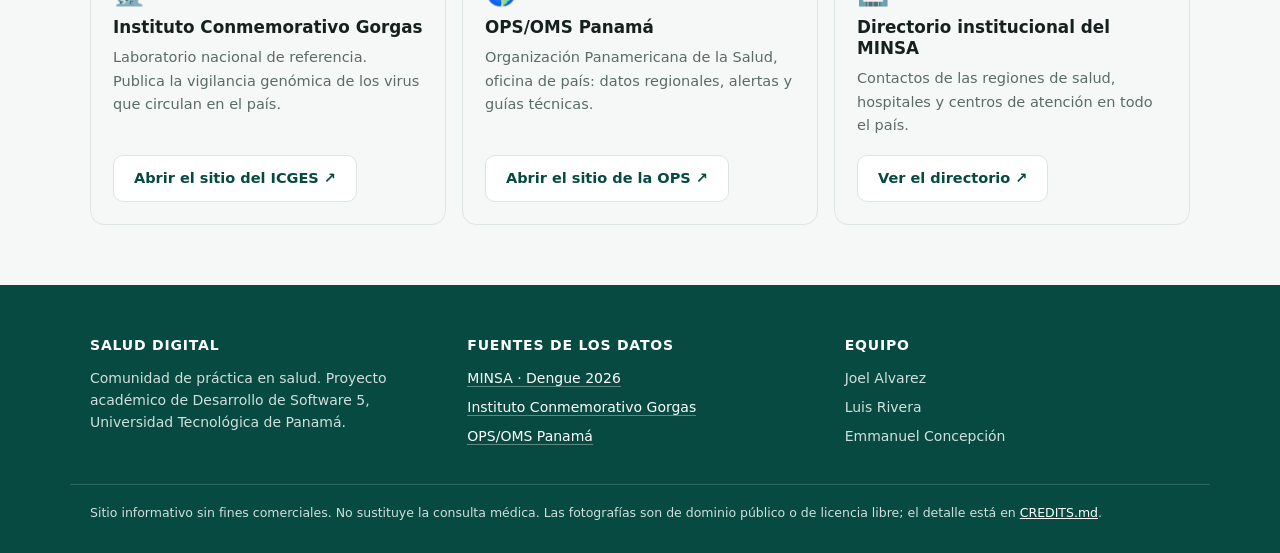
<file: recursos.html>
<!DOCTYPE html>
<html lang="es">
<head>
    <meta charset="UTF-8">
    <meta name="viewport" content="width=device-width, initial-scale=1.0">
    <title>Recursos · Salud Digital</title>
    <meta name="description" content="Repositorio de guías, presentaciones y enlaces de la comunidad de práctica en salud.">
    <meta name="theme-color" content="#0b6b5f">
    <link rel="icon" href="data:image/svg+xml,<svg xmlns='http://www.w3.org/2000/svg' viewBox='0 0 100 100'><rect width='100' height='100' rx='22' fill='%230b6b5f'/><path d='M42 20h16v22h22v16H58v22H42V58H20V42h22z' fill='%23fff'/></svg>">
    <link rel="stylesheet" href="css/styles.css">
    <link rel="stylesheet" href="css/comunidad.css">
    <link rel="stylesheet" href="css/recursos.css">
</head>
<body>
    <a href="#contenido" class="skip-link">Saltar al contenido</a>

    <!-- ===== ENCABEZADO ===== -->
    <header class="navbar" id="navbar">
        <div class="container navbar-inner">
            <a class="brand" href="index.html">
                <span class="brand-mark" aria-hidden="true">✚</span>
                <span class="brand-text">
                    <strong>Salud Digital</strong>
                    <small>Vigilancia epidemiológica en Panamá</small>
                </span>
            </a>

            <button class="nav-toggle" id="navToggle" aria-expanded="false" aria-controls="menu" aria-label="Abrir el menú">
                <span></span><span></span><span></span>
            </button>

            <nav class="menu" id="menu" aria-label="Navegación principal">
                <a href="index.html">Inicio</a>
                <a href="temas.html">Temas</a>
                <a href="foro.html">Foro</a>
                <a href="recursos.html">Recursos</a>
                <a href="login.html" class="menu-cuenta" data-cuenta>Ingresar</a>
            </nav>
        </div>
    </header>

    <main id="contenido">
        <section class="pagina-head">
            <div class="container">
                <p class="migas"><a href="index.html">Inicio</a><span aria-hidden="true">›</span><span aria-current="page">Recursos</span></p>
                <div class="pagina-head-fila">
                    <div>
                        <h1>Repositorio de recursos</h1>
                        <p class="section-sub">Guías, presentaciones y enlaces compartidos por la comunidad, y los contactos oficiales de salud del país.</p>
                    </div>
                    <button type="button" class="btn-primary" id="btnCompartir" aria-expanded="false" aria-controls="panelCompartir">+ Compartir un recurso</button>
                </div>
            </div>
        </section>

        <section class="section">
            <div class="container">
                <div class="panel-nuevo" id="panelCompartir" hidden>
                    <h2>Compartir un recurso</h2>
                    <form class="form" id="formRecurso" novalidate>
                        <div class="campo">
                            <label for="recTitulo">Título</label>
                            <input type="text" id="recTitulo" name="titulo" maxlength="120" required>
                            <p class="campo-error" aria-live="polite"></p>
                        </div>
                        <div class="form-fila">
                            <div class="campo">
                                <label for="recTipo">Tipo</label>
                                <select id="recTipo" name="tipo" required>
                                    <option value="">Selecciona…</option>
                                    <option>PDF</option>
                                    <option>Presentación</option>
                                    <option>Imagen</option>
                                    <option>Enlace</option>
                                </select>
                                <p class="campo-error" aria-live="polite"></p>
                            </div>
                            <div class="campo">
                                <label for="recTema">Tema</label>
                                <select id="recTema" name="tema" required></select>
                                <p class="campo-error" aria-live="polite"></p>
                            </div>
                        </div>
                        <div class="campo" id="campoArchivo">
                            <label for="recArchivo">Archivo</label>
                            <input type="file" id="recArchivo" name="archivo" accept=".pdf,.ppt,.pptx,image/png,image/jpeg">
                            <p class="campo-ayuda">PDF, presentación o imagen de hasta 10 MB.</p>
                            <p class="campo-error" aria-live="polite"></p>
                        </div>
                        <div class="campo" id="campoEnlace" hidden>
                            <label for="recEnlace">Enlace</label>
                            <input type="url" id="recEnlace" name="enlace" placeholder="https://">
                            <p class="campo-error" aria-live="polite"></p>
                        </div>
                        <div class="campo">
                            <label for="recDescripcion">Descripción</label>
                            <textarea id="recDescripcion" name="descripcion" placeholder="Explica para qué sirve y a quién le puede ser útil." required></textarea>
                            <p class="campo-error" aria-live="polite"></p>
                        </div>
                        <p class="aviso" id="recAviso" role="status" hidden></p>
                        <div class="fila-entre">
                            <button type="button" class="btn-secondary" id="btnCancelarRecurso">Cancelar</button>
                            <button type="submit" class="btn-primary">Compartir</button>
                        </div>
                    </form>
                </div>

                <div class="section-head">
                    <div>
                        <h2>Material de la comunidad <span class="badge-demo">demostración</span></h2>
                        <p class="section-sub">Los archivos de esta tabla son de ejemplo; la descarga se habilitará con el servidor.</p>
                    </div>
                </div>

                <form class="herramientas" id="filtrosRecursos" role="search">
                    <div class="campo campo-buscar">
                        <label for="recBuscar">Buscar</label>
                        <input type="search" id="recBuscar" placeholder="Título o autor…">
                    </div>
                    <div class="campo">
                        <label for="recFiltroTipo">Tipo</label>
                        <select id="recFiltroTipo">
                            <option value="">Todos los tipos</option>
                            <option>PDF</option>
                            <option>Presentación</option>
                            <option>Imagen</option>
                            <option>Enlace</option>
                        </select>
                    </div>
                    <div class="campo">
                        <label for="recFiltroTema">Tema</label>
                        <select id="recFiltroTema"></select>
                    </div>
                </form>

                <div class="tabla-wrap">
                    <table class="tabla">
                        <caption class="sr-only">Material compartido por la comunidad</caption>
                        <thead>
                            <tr>
                                <th scope="col">Recurso</th>
                                <th scope="col">Tipo</th>
                                <th scope="col">Tema</th>
                                <th scope="col" class="num">Descargas</th>
                                <th scope="col"><span class="sr-only">Acción</span></th>
                            </tr>
                        </thead>
                        <tbody id="recursosBody"></tbody>
                    </table>
                </div>
                <p class="vacio" id="recursosVacio" hidden>No hay recursos que coincidan con el filtro.</p>

                <div class="subseccion">
                    <div class="section-head">
                        <div>
                            <h2>Contactos y sitios oficiales</h2>
                            <p class="section-sub">Teléfonos y sitios reales para consultar o pedir ayuda.</p>
                        </div>
                    </div>
                    <div class="recursos-grid" id="recursosOficiales"></div>
                </div>
            </div>
        </section>
    </main>

    <!-- ===== PIE ===== -->
    <footer class="footer">
        <div class="container footer-inner">
            <div class="footer-col">
                <h3>Salud Digital</h3>
                <p>Comunidad de práctica en salud. Proyecto académico de Desarrollo de Software 5, Universidad Tecnológica de Panamá.</p>
            </div>
            <div class="footer-col">
                <h3>Fuentes de los datos</h3>
                <ul>
                    <li><a href="https://www.minsa.gob.pa/informacion-salud/dengue-2026" target="_blank" rel="noopener">MINSA · Dengue 2026</a></li>
                    <li><a href="https://www.gorgas.gob.pa/" target="_blank" rel="noopener">Instituto Conmemorativo Gorgas</a></li>
                    <li><a href="https://www.paho.org/es/panama" target="_blank" rel="noopener">OPS/OMS Panamá</a></li>
                </ul>
            </div>
            <div class="footer-col">
                <h3>Equipo</h3>
                <ul>
                    <li>Joel Alvarez</li>
                    <li>Luis Rivera</li>
                    <li>Emmanuel Concepción</li>
                </ul>
            </div>
        </div>
        <div class="container footer-legal">
            <p>
                Sitio informativo sin fines comerciales. No sustituye la consulta médica.
                Las fotografías son de dominio público o de licencia libre; el detalle está en
                <a href="CREDITS.md">CREDITS.md</a>.
            </p>
        </div>
    </footer>

    <script src="js/data.js"></script>
    <script src="js/comun.js"></script>
    <script src="js/recursos.js"></script>
</body>
</html>
</file>
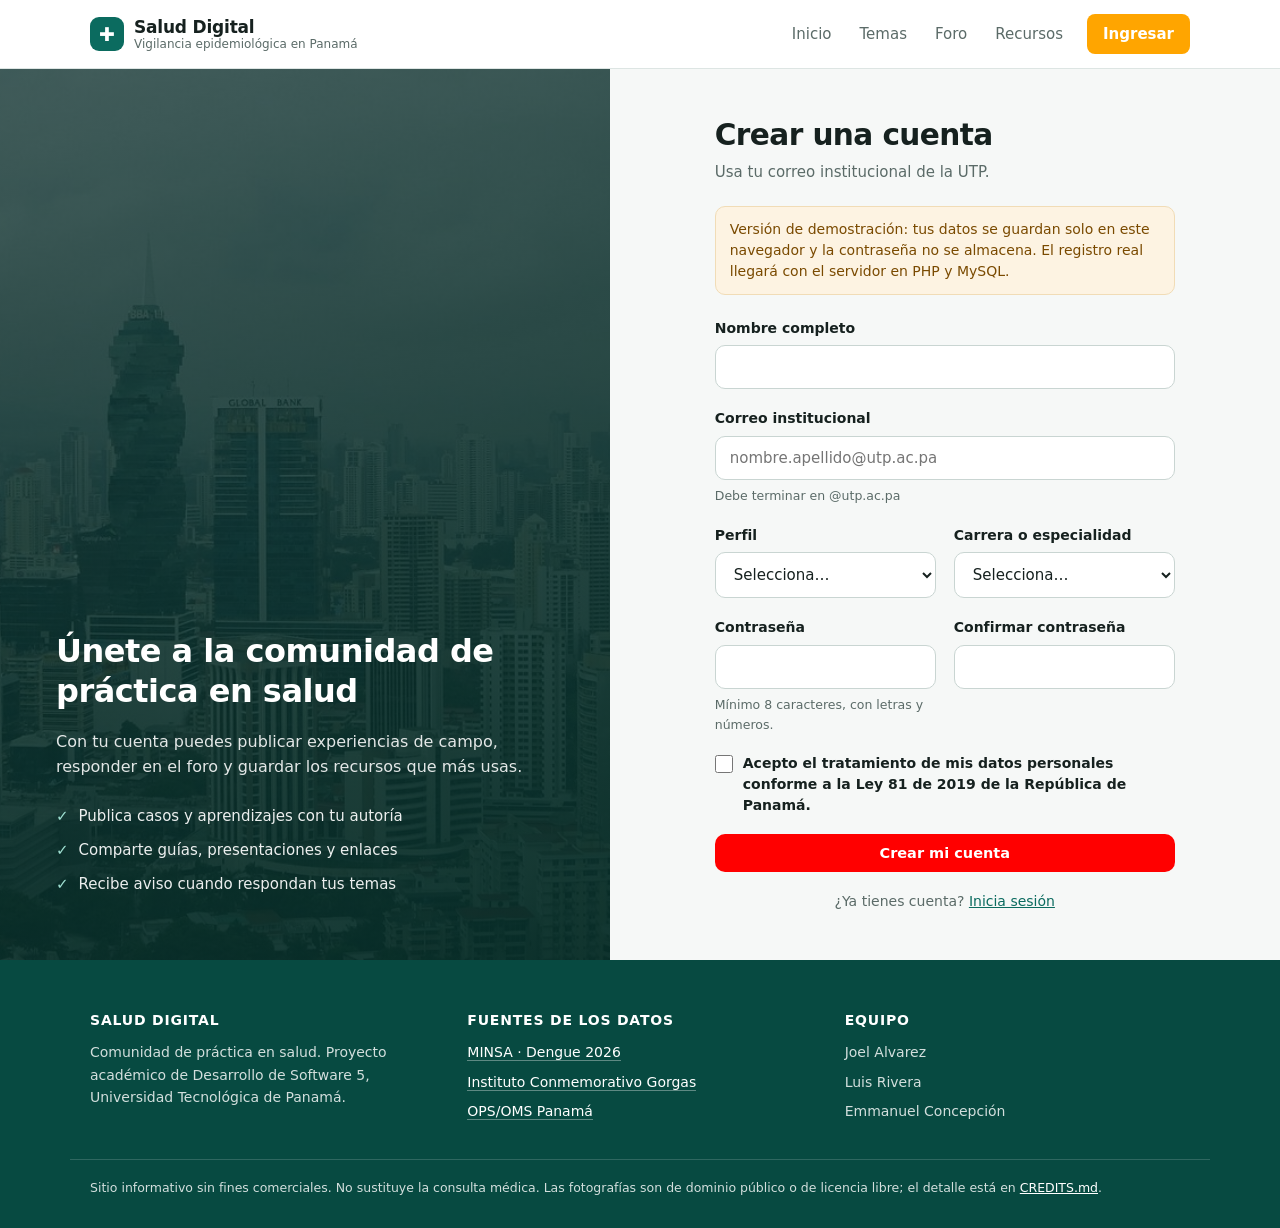
<file: registro.html>
<!DOCTYPE html>
<html lang="es">
<head>
    <meta charset="UTF-8">
    <meta name="viewport" content="width=device-width, initial-scale=1.0">
    <title>Crear cuenta · Salud Digital</title>
    <meta name="description" content="Regístrate con tu correo institucional para publicar y participar en la comunidad de práctica en salud.">
    <meta name="theme-color" content="#0b6b5f">
    <link rel="icon" href="data:image/svg+xml,<svg xmlns='http://www.w3.org/2000/svg' viewBox='0 0 100 100'><rect width='100' height='100' rx='22' fill='%230b6b5f'/><path d='M42 20h16v22h22v16H58v22H42V58H20V42h22z' fill='%23fff'/></svg>">
    <link rel="stylesheet" href="css/styles.css">
    <link rel="stylesheet" href="css/acceso.css">
</head>
<body>
    <a href="#contenido" class="skip-link">Saltar al contenido</a>

    <!-- ===== ENCABEZADO ===== -->
    <header class="navbar" id="navbar">
        <div class="container navbar-inner">
            <a class="brand" href="index.html">
                <span class="brand-mark" aria-hidden="true">✚</span>
                <span class="brand-text">
                    <strong>Salud Digital</strong>
                    <small>Vigilancia epidemiológica en Panamá</small>
                </span>
            </a>

            <button class="nav-toggle" id="navToggle" aria-expanded="false" aria-controls="menu" aria-label="Abrir el menú">
                <span></span><span></span><span></span>
            </button>

            <nav class="menu" id="menu" aria-label="Navegación principal">
                <a href="index.html">Inicio</a>
                <a href="temas.html">Temas</a>
                <a href="foro.html">Foro</a>
                <a href="recursos.html">Recursos</a>
                <a href="login.html" class="menu-cuenta" data-cuenta>Ingresar</a>
            </nav>
        </div>
    </header>

    <main id="contenido" class="auth">
        <aside class="auth-panel">
            <h2>Únete a la comunidad de práctica en salud</h2>
            <p>Con tu cuenta puedes publicar experiencias de campo, responder en el foro y guardar los recursos que más usas.</p>
            <ul class="auth-lista">
                <li>Publica casos y aprendizajes con tu autoría</li>
                <li>Comparte guías, presentaciones y enlaces</li>
                <li>Recibe aviso cuando respondan tus temas</li>
            </ul>
        </aside>

        <div class="auth-contenido">
            <div class="auth-card">
                <div>
                    <h1>Crear una cuenta</h1>
                    <p class="section-sub">Usa tu correo institucional de la UTP.</p>
                </div>

                <p class="aviso aviso-demo">
                    Versión de demostración: tus datos se guardan solo en este navegador y la
                    contraseña no se almacena. El registro real llegará con el servidor en PHP y MySQL.
                </p>

                <form class="form" id="formRegistro" novalidate>
                    <div class="campo">
                        <label for="regNombre">Nombre completo</label>
                        <input type="text" id="regNombre" name="nombre" autocomplete="name" required>
                        <p class="campo-error" aria-live="polite"></p>
                    </div>

                    <div class="campo">
                        <label for="regCorreo">Correo institucional</label>
                        <input type="email" id="regCorreo" name="correo" autocomplete="email" placeholder="nombre.apellido@utp.ac.pa" required aria-describedby="regCorreoAyuda">
                        <p class="campo-ayuda" id="regCorreoAyuda">Debe terminar en @utp.ac.pa</p>
                        <p class="campo-error" aria-live="polite"></p>
                    </div>

                    <div class="form-fila">
                        <div class="campo">
                            <label for="regRol">Perfil</label>
                            <select id="regRol" name="rol" required>
                                <option value="">Selecciona…</option>
                                <option>Estudiante</option>
                                <option>Docente</option>
                            </select>
                            <p class="campo-error" aria-live="polite"></p>
                        </div>
                        <div class="campo">
                            <label for="regCarrera">Carrera o especialidad</label>
                            <select id="regCarrera" name="carrera" required></select>
                            <p class="campo-error" aria-live="polite"></p>
                        </div>
                    </div>

                    <div class="form-fila">
                        <div class="campo">
                            <label for="regClave">Contraseña</label>
                            <input type="password" id="regClave" name="clave" autocomplete="new-password" required aria-describedby="regClaveAyuda">
                            <p class="campo-ayuda" id="regClaveAyuda">Mínimo 8 caracteres, con letras y números.</p>
                            <p class="campo-error" aria-live="polite"></p>
                        </div>
                        <div class="campo">
                            <label for="regClave2">Confirmar contraseña</label>
                            <input type="password" id="regClave2" name="clave2" autocomplete="new-password" required>
                            <p class="campo-error" aria-live="polite"></p>
                        </div>
                    </div>

                    <div class="campo">
                        <label class="check" for="regAcepto">
                            <input type="checkbox" id="regAcepto" name="acepto" required>
                            <span>Acepto el tratamiento de mis datos personales conforme a la Ley 81 de 2019 de la República de Panamá.</span>
                        </label>
                        <p class="campo-error" aria-live="polite"></p>
                    </div>

                    <p class="aviso" id="regAviso" role="status" hidden></p>

                    <button type="submit" class="btn-primary btn-bloque">Crear mi cuenta</button>
                    <p class="form-pie">¿Ya tienes cuenta? <a href="login.html">Inicia sesión</a></p>
                </form>
            </div>
        </div>
    </main>

    <!-- ===== PIE ===== -->
    <footer class="footer">
        <div class="container footer-inner">
            <div class="footer-col">
                <h3>Salud Digital</h3>
                <p>Comunidad de práctica en salud. Proyecto académico de Desarrollo de Software 5, Universidad Tecnológica de Panamá.</p>
            </div>
            <div class="footer-col">
                <h3>Fuentes de los datos</h3>
                <ul>
                    <li><a href="https://www.minsa.gob.pa/informacion-salud/dengue-2026" target="_blank" rel="noopener">MINSA · Dengue 2026</a></li>
                    <li><a href="https://www.gorgas.gob.pa/" target="_blank" rel="noopener">Instituto Conmemorativo Gorgas</a></li>
                    <li><a href="https://www.paho.org/es/panama" target="_blank" rel="noopener">OPS/OMS Panamá</a></li>
                </ul>
            </div>
            <div class="footer-col">
                <h3>Equipo</h3>
                <ul>
                    <li>Joel Alvarez</li>
                    <li>Luis Rivera</li>
                    <li>Emmanuel Concepción</li>
                </ul>
            </div>
        </div>
        <div class="container footer-legal">
            <p>
                Sitio informativo sin fines comerciales. No sustituye la consulta médica.
                Las fotografías son de dominio público o de licencia libre; el detalle está en
                <a href="CREDITS.md">CREDITS.md</a>.
            </p>
        </div>
    </footer>

    <script src="js/data.js"></script>
    <script src="js/comun.js"></script>
    <script src="js/acceso.js"></script>
</body>
</html>
</file>
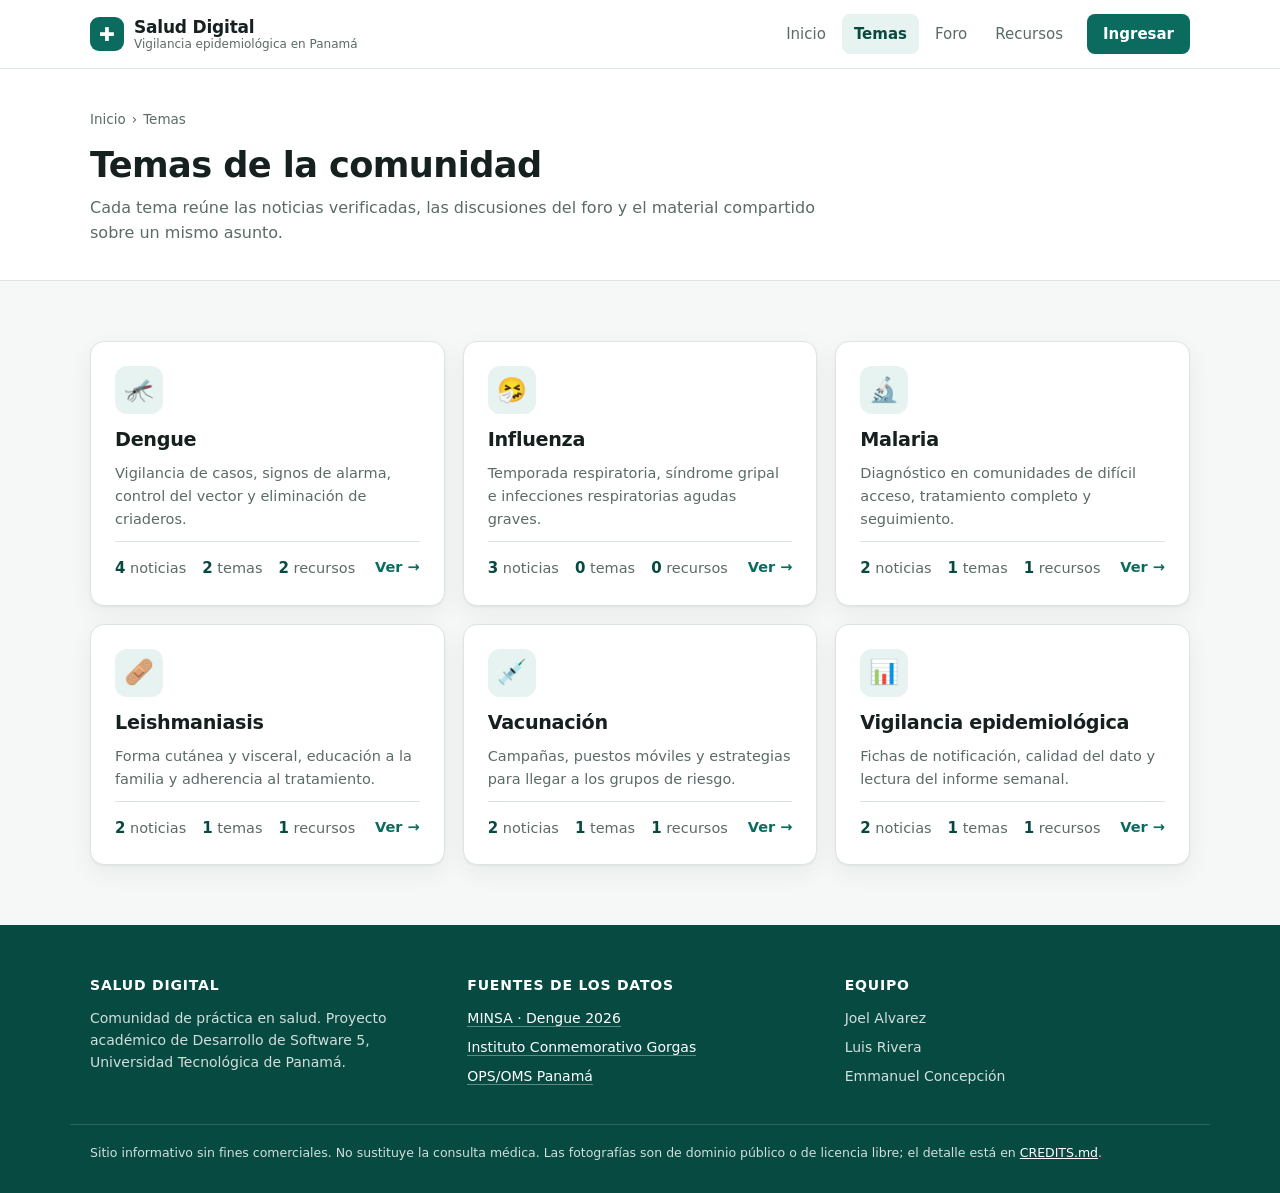
<file: temas.html>
<!DOCTYPE html>
<html lang="es">
<head>
    <meta charset="UTF-8">
    <meta name="viewport" content="width=device-width, initial-scale=1.0">
    <title>Temas · Salud Digital</title>
    <meta name="description" content="Temas de la comunidad de práctica: dengue, influenza, malaria, leishmaniasis, vacunación y vigilancia epidemiológica.">
    <meta name="theme-color" content="#0b6b5f">
    <link rel="icon" href="data:image/svg+xml,<svg xmlns='http://www.w3.org/2000/svg' viewBox='0 0 100 100'><rect width='100' height='100' rx='22' fill='%230b6b5f'/><path d='M42 20h16v22h22v16H58v22H42V58H20V42h22z' fill='%23fff'/></svg>">
    <link rel="stylesheet" href="css/styles.css">
    <link rel="stylesheet" href="css/temas.css">
</head>
<body>
    <a href="#contenido" class="skip-link">Saltar al contenido</a>

    <!-- ===== ENCABEZADO ===== -->
    <header class="navbar" id="navbar">
        <div class="container navbar-inner">
            <a class="brand" href="index.html">
                <span class="brand-mark" aria-hidden="true">✚</span>
                <span class="brand-text">
                    <strong>Salud Digital</strong>
                    <small>Vigilancia epidemiológica en Panamá</small>
                </span>
            </a>

            <button class="nav-toggle" id="navToggle" aria-expanded="false" aria-controls="menu" aria-label="Abrir el menú">
                <span></span><span></span><span></span>
            </button>

            <nav class="menu" id="menu" aria-label="Navegación principal">
                <a href="index.html">Inicio</a>
                <a href="temas.html">Temas</a>
                <a href="foro.html">Foro</a>
                <a href="recursos.html">Recursos</a>
                <a href="login.html" class="menu-cuenta" data-cuenta>Ingresar</a>
            </nav>
        </div>
    </header>

    <main id="contenido">
        <section class="pagina-head">
            <div class="container">
                <p class="migas"><a href="index.html">Inicio</a><span aria-hidden="true">›</span><span aria-current="page">Temas</span></p>
                <h1>Temas de la comunidad</h1>
                <p class="section-sub">Cada tema reúne las noticias verificadas, las discusiones del foro y el material compartido sobre un mismo asunto.</p>
            </div>
        </section>

        <section class="section">
            <div class="container">
                <div class="temas-catalogo" id="temasCatalogo"></div>
            </div>
        </section>
    </main>

    <!-- ===== PIE ===== -->
    <footer class="footer">
        <div class="container footer-inner">
            <div class="footer-col">
                <h3>Salud Digital</h3>
                <p>Comunidad de práctica en salud. Proyecto académico de Desarrollo de Software 5, Universidad Tecnológica de Panamá.</p>
            </div>
            <div class="footer-col">
                <h3>Fuentes de los datos</h3>
                <ul>
                    <li><a href="https://www.minsa.gob.pa/informacion-salud/dengue-2026" target="_blank" rel="noopener">MINSA · Dengue 2026</a></li>
                    <li><a href="https://www.gorgas.gob.pa/" target="_blank" rel="noopener">Instituto Conmemorativo Gorgas</a></li>
                    <li><a href="https://www.paho.org/es/panama" target="_blank" rel="noopener">OPS/OMS Panamá</a></li>
                </ul>
            </div>
            <div class="footer-col">
                <h3>Equipo</h3>
                <ul>
                    <li>Joel Alvarez</li>
                    <li>Luis Rivera</li>
                    <li>Emmanuel Concepción</li>
                </ul>
            </div>
        </div>
        <div class="container footer-legal">
            <p>
                Sitio informativo sin fines comerciales. No sustituye la consulta médica.
                Las fotografías son de dominio público o de licencia libre; el detalle está en
                <a href="CREDITS.md">CREDITS.md</a>.
            </p>
        </div>
    </footer>

    <script src="js/data.js"></script>
    <script src="js/comun.js"></script>
    <script src="js/temas.js"></script>
</body>
</html>
</file>
<file: css/styles.css>
/* =========================================================================
   Salud Digital - Estilos compartidos
   Base, encabezado, pie y componentes que usan todas las páginas.
   Cada página carga además su propia hoja (inicio, acceso, temas...).
   ========================================================================= */

/* ===== Variables y base ===== */

:root {
    --verde: #0b6b5f;
    --verde-oscuro: #074a41;
    --verde-claro: #e6f3f0;
    --ambar: #b26a00;
    --rojo: #b3261e;
    --tinta: #16211f;
    --gris: #5b6b68;
    --linea: #dde5e3;
    --fondo: #f6f8f7;
    --blanco: #ffffff;
    --radio: 14px;
    --sombra: 0 1px 2px rgba(16, 33, 30, .06), 0 8px 24px rgba(16, 33, 30, .06);
    --ancho: 1140px;
}

*, *::before, *::after { box-sizing: border-box; }

html { scroll-behavior: smooth; scroll-padding-top: 90px; }

body {
    margin: 0;
    font-family: "Segoe UI", system-ui, -apple-system, Roboto, Helvetica, Arial, sans-serif;
    color: var(--tinta);
    background: var(--fondo);
    line-height: 1.6;
    -webkit-font-smoothing: antialiased;
}

body.sin-scroll { overflow: hidden; }

img { max-width: 100%; display: block; }

a { color: var(--verde); }

h1, h2, h3 { line-height: 1.25; margin: 0; }

.container {
    width: 100%;
    max-width: var(--ancho);
    margin: 0 auto;
    padding: 0 20px;
}

.sr-only {
    position: absolute; width: 1px; height: 1px;
    padding: 0; margin: -1px; overflow: hidden;
    clip: rect(0 0 0 0); white-space: nowrap; border: 0;
}

.skip-link {
    position: absolute; left: -999px; top: 8px; z-index: 1200;
    background: var(--verde); color: #fff; padding: 10px 16px; border-radius: 8px;
}
.skip-link:focus { left: 16px; }

:focus-visible { outline: 3px solid var(--verde); outline-offset: 2px; border-radius: 4px; }

/* ===== Encabezado ===== */

.navbar {
    position: sticky; top: 0; z-index: 900;
    background: rgba(255, 255, 255, .94);
    backdrop-filter: blur(8px);
    border-bottom: 1px solid var(--linea);
    transition: box-shadow .2s ease;
}
.navbar.con-sombra { box-shadow: 0 2px 12px rgba(16, 33, 30, .1); }

.navbar-inner {
    display: flex; align-items: center; justify-content: space-between;
    gap: 16px; min-height: 68px;
}

.brand { display: flex; align-items: center; gap: 10px; text-decoration: none; color: inherit; }

.brand-mark {
    width: 34px; height: 34px; flex: none;
    display: grid; place-items: center;
    background: var(--verde); color: #fff;
    border-radius: 9px; font-size: 19px; font-weight: 700;
}

.brand-text { display: flex; flex-direction: column; line-height: 1.2; }
.brand-text strong { font-size: 17px; letter-spacing: -.2px; }
.brand-text small { font-size: 12px; color: var(--gris); }

.menu { display: flex; align-items: center; gap: 4px; }

.menu a {
    padding: 8px 12px; border-radius: 8px;
    color: var(--gris); text-decoration: none;
    font-size: 15px; font-weight: 500;
}
.menu a:hover { background: var(--verde-claro); color: var(--verde-oscuro); }
.menu a.activo { background: var(--verde-claro); color: var(--verde-oscuro); font-weight: 600; }

.nav-toggle {
    display: none; width: 42px; height: 38px;
    background: none; border: 1px solid var(--linea); border-radius: 9px;
    cursor: pointer; padding: 9px 10px;
}
.nav-toggle span { display: block; height: 2px; background: var(--tinta); border-radius: 2px; }
.nav-toggle span + span { margin-top: 5px; }

/* ===== Menú: acceso a la cuenta ===== */

.menu .menu-cuenta {
    margin-left: 8px; padding: 8px 16px;
    background: var(--verde); color: #fff; font-weight: 600;
    display: inline-flex; align-items: center; gap: 8px;
}
.menu .menu-cuenta:hover,
.menu .menu-cuenta.activo { background: orange; color: #fff; }

.menu-avatar {
    width: 24px; height: 24px; border-radius: 50%;
    display: inline-grid; place-items: center;
    background: #fff; color: var(--verde-oscuro);
    font-size: 11px; font-weight: 700;
}

/* ===== Secciones ===== */

.section { padding: 60px 0; }
.section-alt { background: var(--blanco); border-block: 1px solid var(--linea); }

.section-head {
    display: flex; align-items: flex-end; justify-content: space-between;
    gap: 20px; flex-wrap: wrap; margin-bottom: 28px;
}

.section-head h2 { font-size: clamp(1.4rem, 3.2vw, 1.85rem); letter-spacing: -.5px; }

.section-sub { margin: 8px 0 0; color: var(--gris); font-size: 15px; max-width: 72ch; }

.subtitulo { margin: 52px 0 0; font-size: 1.25rem; letter-spacing: -.3px; }

.link-fuente {
    font-size: 13.5px; font-weight: 600; text-decoration: none;
    white-space: nowrap; color: var(--verde);
}
.link-fuente:hover { text-decoration: underline; }

.badge-demo {
    display: inline-block; vertical-align: middle;
    margin-left: 8px; padding: 3px 10px;
    background: #fdf3e2; color: var(--ambar);
    border: 1px solid #f1dcb6; border-radius: 999px;
    font-size: 11.5px; font-weight: 700; letter-spacing: .3px;
    text-transform: uppercase;
}

.vacio { text-align: center; color: var(--gris); padding: 40px 0; }

/* ===== Encabezado de página interior ===== */

.pagina-head {
    background: var(--blanco); border-bottom: 1px solid var(--linea);
    padding: 40px 0 34px;
}

.migas { margin: 0 0 12px; font-size: 13.5px; color: var(--gris); }
.migas a { color: var(--gris); text-decoration: none; }
.migas a:hover { color: var(--verde-oscuro); text-decoration: underline; }
.migas span[aria-hidden] { margin: 0 6px; }

.pagina-head h1 { font-size: clamp(1.6rem, 3.6vw, 2.2rem); letter-spacing: -.6px; }
.pagina-head .section-sub { font-size: 16px; }

.pagina-head-fila {
    display: flex; align-items: flex-end; justify-content: space-between;
    gap: 20px; flex-wrap: wrap;
}

/* ===== Botones ===== */

.btn-primary, .btn-secondary {
    display: inline-block; text-decoration: none; text-align: center;
    padding: 11px 20px; border-radius: 10px;
    font-size: 14.5px; font-weight: 600;
}

.btn-primary { background: red; color: #fff; }
.btn-primary:hover { background: var(--verde-oscuro); }

.btn-secondary {
    background: var(--blanco); color: var(--verde-oscuro);
    border: 1px solid var(--linea); margin-top: auto; align-self: flex-start;
}
.btn-secondary:hover { border-color: var(--verde); background: var(--verde-claro); }

button.btn-primary, button.btn-secondary { border: 0; cursor: pointer; font-family: inherit; }
button.btn-secondary { border: 1px solid var(--linea); margin-top: 0; }

.btn-bloque { display: block; width: 100%; }

.btn-accion {
    display: inline-flex; align-items: center; gap: 6px;
    padding: 7px 12px; border-radius: 8px; cursor: pointer;
    background: var(--blanco); color: var(--gris);
    border: 1px solid var(--linea);
    font-family: inherit; font-size: 13.5px; font-weight: 600;
}
.btn-accion:hover { border-color: var(--verde); color: var(--verde-oscuro); }
.btn-accion[aria-pressed="true"] {
    background: var(--verde-claro); border-color: var(--verde); color: var(--verde-oscuro);
}
.btn-accion.peligro:hover { border-color: var(--rojo); color: var(--rojo); }

/* ===== Formularios y avisos ===== */

.form { display: flex; flex-direction: column; gap: 18px; }

.form-fila { display: grid; gap: 18px; grid-template-columns: repeat(auto-fit, minmax(220px, 1fr)); }

.campo { display: flex; flex-direction: column; gap: 6px; }

.campo label, .campo legend { font-size: 14px; font-weight: 600; }

.campo input, .campo select, .campo textarea {
    width: 100%; padding: 12px 14px;
    font-size: 15px; font-family: inherit; color: var(--tinta);
    background: var(--blanco); border: 1px solid #c9d5d2; border-radius: 10px;
}
.campo textarea { min-height: 130px; resize: vertical; line-height: 1.55; }
.campo input:focus, .campo select:focus, .campo textarea:focus {
    outline: none; border-color: var(--verde);
    box-shadow: 0 0 0 3px rgba(11, 107, 95, .18);
}

.campo-ayuda { margin: 0; font-size: 12.5px; color: var(--gris); }
.campo-error { margin: 0; font-size: 12.5px; font-weight: 600; color: var(--rojo); min-height: 0; }
.campo-error:empty { display: none; }

.con-error input, .con-error select, .con-error textarea { border-color: var(--rojo); }
.con-error input:focus, .con-error select:focus, .con-error textarea:focus {
    box-shadow: 0 0 0 3px rgba(179, 38, 30, .15);
}

.check { display: flex; align-items: flex-start; gap: 10px; font-size: 14px; line-height: 1.5; }
.check input { width: 18px; height: 18px; margin: 2px 0 0; accent-color: var(--verde); flex: none; }

/* Fila con elementos en los extremos: botones de un formulario, etiqueta y enlace. */
.fila-entre { display: flex; align-items: center; justify-content: space-between; gap: 12px; flex-wrap: wrap; }

.form-pie { margin: 0; font-size: 14px; color: var(--gris); text-align: center; }

.aviso {
    margin: 0; padding: 12px 14px; border-radius: 10px;
    font-size: 14px; line-height: 1.5; border: 1px solid;
}
.aviso-info { background: var(--verde-claro); border-color: #bfdcd5; color: var(--verde-oscuro); }
.aviso-ok { background: #e7f5ea; border-color: #b8dfc1; color: #1d5b2c; }
.aviso-error { background: #fbeceb; border-color: #efc4c1; color: var(--rojo); }
.aviso-demo { background: #fdf3e2; border-color: #f1dcb6; color: #7a4a00; }

/* ===== Tablas y datos ===== */

.resumen-nacional {
    display: grid; gap: 1px; margin-bottom: 26px;
    grid-template-columns: repeat(auto-fit, minmax(150px, 1fr));
    background: var(--linea); border: 1px solid var(--linea);
    border-radius: var(--radio); overflow: hidden;
}

.dato { background: var(--blanco); padding: 16px 18px; }
.dato dt { font-size: 12px; text-transform: uppercase; letter-spacing: .6px; color: var(--gris); font-weight: 700; }
.dato dd {
    margin: 4px 0 0; font-size: 1.5rem; font-weight: 700;
    color: var(--verde-oscuro); letter-spacing: -.8px;
    font-variant-numeric: tabular-nums;
}

.tabla-controles { display: flex; align-items: center; gap: 10px; flex-wrap: wrap; margin-bottom: 14px; }
.tabla-controles label { font-size: 14px; font-weight: 600; }

.tabla-controles select {
    padding: 9px 12px; font-size: 14.5px; font-family: inherit;
    border: 1px solid var(--linea); border-radius: 9px;
    background: var(--blanco); color: var(--tinta); min-width: 220px;
}

.tabla-wrap {
    overflow-x: auto; background: var(--blanco);
    border: 1px solid var(--linea); border-radius: var(--radio);
}

.tabla { width: 100%; border-collapse: collapse; min-width: 520px; }

.tabla th, .tabla td { padding: 13px 18px; text-align: left; border-bottom: 1px solid var(--linea); }

.tabla thead th {
    background: var(--verde-claro); color: var(--verde-oscuro);
    font-size: 12.5px; text-transform: uppercase; letter-spacing: .6px;
}

.tabla tbody tr:last-child th, .tabla tbody tr:last-child td { border-bottom: 0; }
.tabla tbody tr:hover { background: #fafcfb; }
.tabla tbody th { font-weight: 600; }

.tabla .num { text-align: right; font-variant-numeric: tabular-nums; }

.v-baja { color: var(--verde); font-weight: 700; }
.v-sube { color: var(--rojo); font-weight: 700; }
.v-neutro { color: var(--gris); }

.nota-tabla { margin: 12px 0 0; font-size: 13px; color: var(--gris); }

/* ===== Tarjetas de recurso ===== */

.recursos-grid {
    display: grid; gap: 16px;
    grid-template-columns: repeat(auto-fit, minmax(270px, 1fr));
}

.recurso {
    background: var(--fondo); border: 1px solid var(--linea);
    border-radius: var(--radio); padding: 22px;
    display: flex; flex-direction: column;
}

.recurso-icono { font-size: 26px; line-height: 1; }
.recurso h3 { margin: 12px 0 0; font-size: 1.05rem; }
.recurso p { margin: 8px 0 18px; font-size: 14.5px; color: var(--gris); }

/* ===== Pie ===== */

.footer { background: var(--verde-oscuro); color: rgba(255, 255, 255, .82); margin-top: 0; }

.footer-inner {
    display: grid; gap: 32px; padding: 52px 20px 36px;
    grid-template-columns: repeat(auto-fit, minmax(230px, 1fr));
}

.footer-col h3 { font-size: 14px; text-transform: uppercase; letter-spacing: .8px; color: #fff; }
.footer-col p { margin: 12px 0 0; font-size: 14px; }
.footer-col ul { list-style: none; margin: 12px 0 0; padding: 0; font-size: 14px; }
.footer-col li + li { margin-top: 7px; }
.footer-col a { color: #fff; text-decoration: none; border-bottom: 1px solid rgba(255, 255, 255, .35); }
.footer-col a:hover { border-bottom-color: #fff; }

.footer-legal { padding: 18px 20px 30px; border-top: 1px solid rgba(255, 255, 255, .16); }
.footer-legal p { margin: 0; font-size: 12.5px; }
.footer-legal a { color: #fff; }

/* ===== Adaptación a pantallas pequeñas ===== */

@media (max-width: 860px) {
    .nav-toggle { display: block; }

    .menu {
        position: absolute; top: 100%; left: 0; right: 0;
        flex-direction: column; align-items: stretch; gap: 2px;
        background: var(--blanco); border-bottom: 1px solid var(--linea);
        padding: 10px 16px 16px; display: none;
        box-shadow: 0 10px 24px rgba(16, 33, 30, .12);
    }
    .menu.abierto { display: flex; }
    .menu a { padding: 12px 14px; font-size: 16px; }
    .menu .menu-cuenta { margin: 6px 0 0; justify-content: center; }

    .section { padding: 46px 0; }
    .section-head { align-items: flex-start; }
    .pagina-head { padding: 30px 0 26px; }
}

@media (max-width: 520px) {
    .brand-text small { display: none; }
    .dato dd { font-size: 1.3rem; }
}

@media (prefers-reduced-motion: reduce) {
    html { scroll-behavior: auto; }
    * { transition: none !important; }
}
</file>
<file: css/inicio.css>
/* =========================================================================
   Salud Digital - Página de inicio
   Portada, panorama, noticias, estadísticas, vista previa del foro y modal.
   ========================================================================= */

/* ===== Portada ===== */

.hero { position: relative; color: #fff; overflow: hidden; }

.hero-media {
    position: absolute; inset: 0;
    background: #08403a url("../assets/img/hero-panama.jpg") center 35% / cover no-repeat;
}
.hero-media::after {
    content: ""; position: absolute; inset: 0;
    background: linear-gradient(105deg, rgba(6, 45, 40, .93) 0%, rgba(6, 45, 40, .72) 55%, rgba(6, 45, 40, .45) 100%);
}

.hero-content { position: relative; padding: 76px 20px 64px; max-width: 760px; }

.hero-eyebrow {
    display: inline-block; margin: 0 0 16px;
    background: rgba(255, 255, 255, .16);
    border: 1px solid rgba(255, 255, 255, .28);
    padding: 5px 13px; border-radius: 999px;
    font-size: 13px; font-weight: 600; letter-spacing: .2px;
}

.hero h1 { font-size: clamp(1.9rem, 5vw, 2.9rem); letter-spacing: -.8px; }

.hero-lead {
    font-size: clamp(1rem, 2.2vw, 1.14rem);
    color: rgba(255, 255, 255, .9);
    margin: 14px 0 26px; max-width: 58ch;
}

.search-bar { display: flex; gap: 10px; flex-wrap: wrap; }

.search-bar input {
    flex: 1 1 260px; min-width: 0;
    padding: 13px 16px; font-size: 15px; font-family: inherit;
    border: 1px solid rgba(255, 255, 255, .3); border-radius: 10px;
    background: rgba(255, 255, 255, .97); color: var(--tinta);
}

.search-bar button {
    padding: 13px 26px; font-size: 15px; font-weight: 600; font-family: inherit;
    border: 0; border-radius: 10px; cursor: pointer;
    background: #fff; color: var(--verde-oscuro);
}
.search-bar button:hover { background: var(--verde-claro); }

.hero-note { margin: 20px 0 0; font-size: 13.5px; color: rgba(255, 255, 255, .78); }
.hero-note strong { color: #fff; font-weight: 600; }

/* ===== Indicadores ===== */

.indicadores-grid {
    display: grid; gap: 16px;
    grid-template-columns: repeat(auto-fit, minmax(260px, 1fr));
}

.indicador {
    background: var(--blanco); border: 1px solid var(--linea);
    border-radius: var(--radio); padding: 22px;
    display: flex; flex-direction: column; gap: 2px;
    box-shadow: var(--sombra);
}

.indicador h3 {
    font-size: 13px; text-transform: uppercase; letter-spacing: .8px;
    color: var(--gris); font-weight: 700;
}

.indicador-valor {
    margin: 6px 0 0; font-size: 2.35rem; font-weight: 700;
    letter-spacing: -1.5px; color: var(--verde-oscuro);
    font-variant-numeric: tabular-nums;
}

.indicador-unidad { margin: 0; font-size: 14px; color: var(--gris); }

.indicador-detalle {
    margin: 12px 0 0; font-size: 13.5px; color: var(--tinta);
    padding-top: 12px; border-top: 1px solid var(--linea);
}

.indicador-tendencia { margin: 10px 0 14px; font-size: 13px; font-weight: 600; }
.t-baja { color: var(--verde); }
.t-sube { color: var(--rojo); }
.t-estable { color: var(--gris); }

.indicador .link-fuente { margin-top: auto; align-self: flex-start; }

/* ===== Filtros de noticias ===== */

.filtros-categoria { display: flex; gap: 8px; flex-wrap: wrap; }

.filtro-chip {
    padding: 7px 14px; font-size: 13.5px; font-family: inherit; font-weight: 500;
    background: var(--fondo); color: var(--gris);
    border: 1px solid var(--linea); border-radius: 999px; cursor: pointer;
}
.filtro-chip:hover { border-color: var(--verde); color: var(--verde-oscuro); }
.filtro-chip.activo {
    background: var(--verde); border-color: var(--verde);
    color: #fff; font-weight: 600;
}

/* ===== Noticias ===== */

.noticias-grid {
    display: grid; gap: 22px;
    grid-template-columns: repeat(auto-fill, minmax(290px, 1fr));
}

.noticia {
    background: var(--blanco); border: 1px solid var(--linea);
    border-radius: var(--radio); overflow: hidden; cursor: pointer;
    display: flex; flex-direction: column;
    box-shadow: var(--sombra);
    transition: transform .18s ease, box-shadow .18s ease;
}
.noticia:hover, .noticia:focus-visible {
    transform: translateY(-3px);
    box-shadow: 0 12px 30px rgba(16, 33, 30, .13);
}

.noticia-foto { position: relative; background: var(--verde-claro); }
.noticia-foto img {
    width: 100%; height: auto; aspect-ratio: 16 / 10;
    object-fit: cover; background: var(--verde-claro);
}

.chip {
    display: inline-block;
    background: var(--verde-oscuro); color: #fff;
    padding: 5px 12px; border-radius: 999px;
    font-size: 11.5px; font-weight: 700;
    letter-spacing: .4px; text-transform: uppercase;
}

.noticia-foto .chip { position: absolute; left: 12px; bottom: 12px; }

.noticia-cuerpo { padding: 18px 20px 20px; display: flex; flex-direction: column; flex: 1; }

.noticia-cuerpo h3 { font-size: 1.06rem; letter-spacing: -.3px; }

.noticia-cuerpo p {
    margin: 10px 0 0; font-size: 14.5px; color: var(--gris);
    display: -webkit-box; -webkit-line-clamp: 4; -webkit-box-orient: vertical;
    overflow: hidden;
}

.noticia-meta {
    display: flex; align-items: center; flex-wrap: wrap;
    margin-top: auto; padding-top: 16px;
    font-size: 12.5px; color: var(--gris);
}
.noticia-meta span:first-child { font-weight: 600; color: var(--verde-oscuro); }
.noticia-meta span + span::before { content: "·"; margin: 0 7px; }

/* ===== Gráfico de defunciones ===== */

.barras { margin: 20px 0 18px; display: flex; flex-direction: column; gap: 10px; }

.barra-fila { display: grid; grid-template-columns: 150px 1fr 34px; align-items: center; gap: 12px; }

.barra-etiqueta { font-size: 14px; font-weight: 500; }

.barra-pista { height: 22px; background: var(--verde-claro); border-radius: 6px; overflow: hidden; }

.barra-relleno {
    display: block; height: 100%;
    background: linear-gradient(90deg, var(--verde), var(--verde-oscuro));
    border-radius: 6px;
}

.barra-valor {
    text-align: right; font-weight: 700; font-size: 14px;
    color: var(--verde-oscuro); font-variant-numeric: tabular-nums;
}

/* ===== Vista previa de la comunidad ===== */

.temas-grid {
    display: grid; gap: 16px;
    grid-template-columns: repeat(auto-fit, minmax(290px, 1fr));
}

.tema {
    background: var(--blanco); border: 1px solid var(--linea);
    border-left: 4px solid var(--verde);
    border-radius: var(--radio); padding: 20px;
}

.tema h3 { font-size: 1rem; letter-spacing: -.2px; }
.tema-autor { margin: 8px 0 0; font-size: 13.5px; font-weight: 600; color: var(--verde-oscuro); }

.tema-meta {
    display: flex; gap: 14px; flex-wrap: wrap;
    margin: 12px 0 0; padding-top: 12px;
    border-top: 1px solid var(--linea);
    font-size: 12.5px; color: var(--gris);
}

.tema-enlace { color: inherit; text-decoration: none; }
.tema-enlace:hover { color: var(--verde-oscuro); text-decoration: underline; }

/* ===== Modal de noticia ===== */

.modal { position: fixed; inset: 0; z-index: 1000; display: grid; place-items: center; padding: 20px; }
.modal[hidden] { display: none; }

.modal-backdrop { position: absolute; inset: 0; background: rgba(8, 26, 23, .72); }

.modal-card {
    position: relative; background: var(--blanco);
    border-radius: 16px; max-width: 640px; width: 100%;
    max-height: 88vh; overflow-y: auto;
    box-shadow: 0 24px 60px rgba(0, 0, 0, .35);
}

.modal-cerrar {
    position: absolute; top: 12px; right: 12px; z-index: 2;
    width: 36px; height: 36px; border: 0; border-radius: 50%;
    background: rgba(255, 255, 255, .92); color: var(--tinta);
    font-size: 22px; line-height: 1; cursor: pointer;
}
.modal-cerrar:hover { background: #fff; }

.modal-card img { width: 100%; aspect-ratio: 16 / 9; object-fit: cover; }

.modal-credito {
    margin: 0; padding: 8px 24px; font-size: 11.5px; color: var(--gris);
    background: var(--fondo); border-bottom: 1px solid var(--linea);
}

.modal-cuerpo { padding: 22px 24px 28px; }
.modal-cuerpo h2 { margin: 14px 0 0; font-size: 1.35rem; letter-spacing: -.4px; }
.modal-meta { margin: 10px 0 16px; font-size: 13px; color: var(--gris); font-weight: 600; }
.modal-cuerpo > p:not(.modal-meta) { margin: 0 0 22px; font-size: 15px; color: var(--tinta); }

/* ===== Adaptación a pantallas pequeñas ===== */

@media (max-width: 860px) {
    .hero-content { padding: 56px 20px 48px; }
    .barra-fila { grid-template-columns: 116px 1fr 32px; gap: 10px; }
    .barra-etiqueta { font-size: 13px; }
}

@media (max-width: 520px) {
    .search-bar button { flex: 1 1 100%; }
    .indicador-valor { font-size: 2rem; }
    .modal { padding: 0; }
    .modal-card { max-height: 100vh; border-radius: 0; }
}
</file>
<file: css/comunidad.css>
/* =========================================================================
   Salud Digital - Comunidad
   Foro, publicación y componentes que reutilizan recursos y perfil
   (barra de búsqueda, lista de temas, paneles y columna lateral).
   ========================================================================= */

/* ===== Barra de herramientas (buscar y filtrar) ===== */

.herramientas {
    display: flex; gap: 12px; flex-wrap: wrap; align-items: flex-end;
    margin-bottom: 24px;
}
.herramientas .campo { flex: 1 1 220px; }
.herramientas .campo-buscar { flex: 2 1 280px; }

/* ===== Foro ===== */

.foro-lista { display: flex; flex-direction: column; gap: 12px; }

.foro-item {
    display: grid; grid-template-columns: 76px minmax(0, 1fr); gap: 18px;
    background: var(--blanco); border: 1px solid var(--linea); border-radius: var(--radio);
    padding: 18px 20px; box-shadow: var(--sombra);
}

.foro-contador {
    display: flex; flex-direction: column; align-items: center; justify-content: center;
    background: var(--verde-claro); border-radius: 10px; padding: 10px 6px;
    color: var(--verde-oscuro); text-align: center;
}
.foro-contador strong { font-size: 1.4rem; line-height: 1.1; }
.foro-contador span { font-size: 11.5px; font-weight: 600; }

.foro-item h2 { font-size: 1.08rem; letter-spacing: -.3px; margin-top: 8px; }
.foro-item h2 a { color: inherit; text-decoration: none; }
.foro-item h2 a:hover { color: var(--verde-oscuro); text-decoration: underline; }
.foro-item p { margin: 6px 0 0; font-size: 14.5px; color: var(--gris); }

.foro-meta {
    display: flex; flex-wrap: wrap; gap: 6px 14px; margin-top: 10px;
    font-size: 12.5px; color: var(--gris);
}
.foro-meta .autor { font-weight: 600; color: var(--verde-oscuro); }

.chip-claro {
    display: inline-block; padding: 3px 10px; border-radius: 999px;
    background: var(--fondo); border: 1px solid var(--linea);
    font-size: 12px; font-weight: 600; color: var(--gris);
}

.panel-nuevo {
    background: var(--blanco); border: 1px solid var(--linea); border-radius: var(--radio);
    padding: 24px; margin-bottom: 24px; box-shadow: var(--sombra);
}
.panel-nuevo h2 { font-size: 1.2rem; margin-bottom: 16px; }

.dos-columnas {
    display: grid; gap: 28px; align-items: start;
    grid-template-columns: minmax(0, 1fr) 300px;
}

.lateral { display: flex; flex-direction: column; gap: 18px; }

.caja {
    background: var(--blanco); border: 1px solid var(--linea); border-radius: var(--radio);
    padding: 20px;
}
.caja h2, .caja h3 { font-size: 15px; text-transform: uppercase; letter-spacing: .6px; color: var(--gris); }
.caja ul { list-style: none; margin: 12px 0 0; padding: 0; display: flex; flex-direction: column; gap: 8px; font-size: 14.5px; }
.caja li a { text-decoration: none; }
.caja li a:hover { text-decoration: underline; }
.caja p { margin: 10px 0 0; font-size: 14px; color: var(--gris); }

/* ===== Publicación ===== */

.post {
    background: var(--blanco); border: 1px solid var(--linea); border-radius: var(--radio);
    padding: 28px; box-shadow: var(--sombra);
}
.post h1 { font-size: clamp(1.4rem, 3vw, 1.9rem); letter-spacing: -.5px; margin-top: 12px; }

.post-autor { display: flex; align-items: center; gap: 12px; margin-top: 18px; }
.post-autor strong { display: block; font-size: 15px; }
.post-autor span { font-size: 13px; color: var(--gris); }

.avatar {
    width: 42px; height: 42px; border-radius: 50%; flex: none;
    display: grid; place-items: center;
    background: var(--verde-claro); color: var(--verde-oscuro);
    font-size: 14px; font-weight: 700;
}

.post-cuerpo { margin-top: 20px; font-size: 16px; }
.post-cuerpo p { margin: 0 0 14px; }

.post-acciones {
    display: flex; flex-wrap: wrap; gap: 8px;
    margin-top: 8px; padding-top: 18px; border-top: 1px solid var(--linea);
}

.respuestas-titulo { margin: 36px 0 16px; font-size: 1.2rem; }

.respuesta {
    background: var(--blanco); border: 1px solid var(--linea); border-radius: var(--radio);
    padding: 18px 20px; margin-bottom: 12px;
}
.respuesta.es-mejor { border-color: var(--verde); box-shadow: 0 0 0 1px var(--verde) inset; }
.respuesta .post-autor { margin-top: 0; }
.respuesta p { margin: 12px 0 0; font-size: 15px; }
.respuesta .post-acciones { border-top: 0; padding-top: 0; margin-top: 12px; }

.respuestas-hijas { margin: 12px 0 0 24px; padding-left: 18px; border-left: 2px solid var(--linea); }
.respuestas-hijas .respuesta { margin-bottom: 0; }

.insignia-mejor {
    display: inline-block; margin-left: 8px; padding: 2px 9px; border-radius: 999px;
    background: var(--verde); color: #fff; font-size: 11px; font-weight: 700;
    letter-spacing: .3px; text-transform: uppercase; vertical-align: middle;
}

/* ===== Panel con formulario ===== */

.panel-form {
    background: var(--blanco); border: 1px solid var(--linea); border-radius: var(--radio);
    padding: 28px; max-width: 720px;
}

/* ===== Adaptación a pantallas pequeñas ===== */

@media (max-width: 1024px) {
    .dos-columnas { grid-template-columns: minmax(0, 1fr) 250px; }
}

@media (max-width: 860px) {
    .dos-columnas { grid-template-columns: 1fr; }
    .post { padding: 22px 20px; }
}

@media (max-width: 520px) {
    .foro-item { grid-template-columns: 1fr; gap: 10px; }
    .foro-contador { flex-direction: row; gap: 6px; justify-content: flex-start; padding: 6px 10px; align-self: flex-start; }
    .foro-contador strong { font-size: 1rem; }
    .respuestas-hijas { margin-left: 6px; padding-left: 12px; }
}

/* ===== Foro: modal del examen ===== */

.modal { position: fixed; inset: 0; z-index: 1000; display: grid; place-items: center; padding: 20px; }
.modal[hidden] { display: none; }
.modal-backdrop { position: absolute; inset: 0; background: rgba(8, 26, 23, .72); }

.modal-card {
    position: relative; background: var(--blanco);
    border-radius: 16px; width: 100%; max-width: 360px;
    box-shadow: 0 24px 60px rgba(0, 0, 0, .35);
}

.modal-cuerpo { padding: 28px 24px 24px; text-align: center; }
.modal-cuerpo p { margin: 0 0 20px; font-size: 18px; font-weight: 600; color: var(--tinta); }
</file>
<file: css/acceso.css>
/* =========================================================================
   Salud Digital - Registro e inicio de sesión
   Pantalla dividida con el panel de imagen y el formulario.
   ========================================================================= */

/* ===== Acceso ===== */

.auth {
    display: grid; grid-template-columns: minmax(0, 1fr) minmax(0, 1.1fr);
    min-height: calc(100vh - 69px);
}

.auth-panel {
    position: relative; color: #fff; padding: 64px 56px;
    background: #08403a url("../assets/img/hero-panama.jpg") center / cover no-repeat;
    display: flex; flex-direction: column; justify-content: flex-end; gap: 18px;
}
.auth-panel::before {
    content: ""; position: absolute; inset: 0;
    background: linear-gradient(160deg, rgba(6, 45, 40, .7) 0%, rgba(6, 45, 40, .94) 100%);
}
.auth-panel > * { position: relative; }
.auth-panel h2 { font-size: clamp(1.5rem, 2.6vw, 2rem); letter-spacing: -.5px; }
.auth-panel p { margin: 0; color: rgba(255, 255, 255, .88); max-width: 46ch; }

.auth-lista { list-style: none; margin: 6px 0 0; padding: 0; display: flex; flex-direction: column; gap: 10px; }
.auth-lista li { display: flex; gap: 10px; font-size: 15px; color: rgba(255, 255, 255, .92); }
.auth-lista li::before { content: "✓"; font-weight: 700; color: #9fe0d2; }

.auth-contenido { display: grid; place-items: center; padding: 48px 24px; }

.auth-card { width: 100%; max-width: 460px; display: flex; flex-direction: column; gap: 22px; }
.auth-card h1 { font-size: 1.85rem; letter-spacing: -.6px; }
.auth-card .section-sub { margin-top: 6px; }

.enlace-derecha { align-self: flex-end; font-size: 13.5px; font-weight: 600; text-decoration: none; }
.enlace-derecha:hover { text-decoration: underline; }

/* ===== Adaptación a pantallas pequeñas ===== */

@media (max-width: 1024px) {
    .auth-panel { padding: 48px 36px; }
}

@media (max-width: 860px) {
    .auth { grid-template-columns: 1fr; min-height: 0; }
    .auth-panel { padding: 36px 20px; }
    .auth-panel .auth-lista { display: none; }
}

@media (max-width: 520px) {
    .auth-contenido { padding: 32px 20px; }
}
</file>
<file: css/perfil.css>
/* =========================================================================
   Salud Digital - Perfil
   Cabecera, cifras y pestañas del perfil.
   ========================================================================= */

/* ===== Perfil ===== */

.perfil-cabecera {
    display: flex; align-items: center; gap: 22px; flex-wrap: wrap;
}

.avatar-grande {
    width: 96px; height: 96px; border-radius: 50%; flex: none;
    display: grid; place-items: center;
    background: var(--verde); color: #fff; font-size: 34px; font-weight: 700;
    box-shadow: 0 0 0 4px var(--verde-claro);
}

.perfil-datos { flex: 1 1 280px; }
.perfil-datos h1 { font-size: clamp(1.5rem, 3.2vw, 2rem); letter-spacing: -.5px; }
.perfil-datos p { margin: 4px 0 0; color: var(--gris); }
.perfil-rol { font-weight: 600; color: var(--verde-oscuro) !important; }

.perfil-stats {
    display: grid; gap: 1px; margin: 28px 0 0;
    grid-template-columns: repeat(auto-fit, minmax(150px, 1fr));
    background: var(--linea); border: 1px solid var(--linea);
    border-radius: var(--radio); overflow: hidden;
}

.tabs {
    display: flex; gap: 4px; border-bottom: 1px solid var(--linea);
    margin-bottom: 24px; overflow-x: auto;
}
.tab {
    padding: 12px 16px; border: 0; background: none; cursor: pointer;
    font-family: inherit; font-size: 15px; font-weight: 600; color: var(--gris);
    border-bottom: 3px solid transparent; margin-bottom: -1px; white-space: nowrap;
}
.tab:hover { color: var(--verde-oscuro); }
.tab[aria-selected="true"] { color: var(--verde-oscuro); border-bottom-color: var(--verde); }

/* ===== Adaptación a pantallas pequeñas ===== */

@media (max-width: 520px) {
    .avatar-grande { width: 76px; height: 76px; font-size: 27px; }
}
</file>
<file: css/recursos.css>
/* =========================================================================
   Salud Digital - Repositorio de recursos
   Tabla del material compartido.
   ========================================================================= */

/* ===== Repositorio de recursos ===== */

.tipo-chip {
    display: inline-block; min-width: 92px; padding: 4px 10px; border-radius: 999px;
    font-size: 11.5px; font-weight: 700; text-align: center;
    letter-spacing: .3px; text-transform: uppercase;
    background: var(--verde-claro); color: var(--verde-oscuro);
}
.tipo-pdf { background: #fbeceb; color: var(--rojo); }
.tipo-presentación { background: #fdf3e2; color: var(--ambar); }
.tipo-imagen { background: #eaf0fb; color: #2c4f95; }

.tabla td .titulo-recurso { font-weight: 600; }
.tabla td small { display: block; color: var(--gris); font-size: 12.5px; }

.subseccion { margin-top: 48px; }
</file>
<file: css/temas.css>
/* =========================================================================
   Salud Digital - Catálogo de temas
   Tarjetas de cada tema con sus cifras.
   ========================================================================= */

/* ===== Catálogo de temas ===== */

.temas-catalogo {
    display: grid; gap: 18px;
    grid-template-columns: repeat(auto-fill, minmax(300px, 1fr));
}

.tema-card {
    background: var(--blanco); border: 1px solid var(--linea); border-radius: var(--radio);
    padding: 24px; display: flex; flex-direction: column; gap: 10px;
    box-shadow: var(--sombra); text-decoration: none; color: inherit;
    transition: transform .18s ease, box-shadow .18s ease;
}
.tema-card:hover { transform: translateY(-3px); box-shadow: 0 12px 30px rgba(16, 33, 30, .13); }

.tema-icono {
    width: 48px; height: 48px; border-radius: 12px;
    display: grid; place-items: center; font-size: 24px;
    background: var(--verde-claro);
}
.tema-card h2 { font-size: 1.2rem; letter-spacing: -.3px; margin-top: 4px; }
.tema-card p { margin: 0; font-size: 14.5px; color: var(--gris); }

.tema-cifras {
    display: flex; gap: 16px; margin-top: auto; padding-top: 14px;
    border-top: 1px solid var(--linea); font-size: 13px; color: var(--gris);
}
.tema-cifras strong { color: var(--verde-oscuro); font-size: 15px; }
.tema-ir { margin-left: auto; font-weight: 600; color: var(--verde); }
</file>
